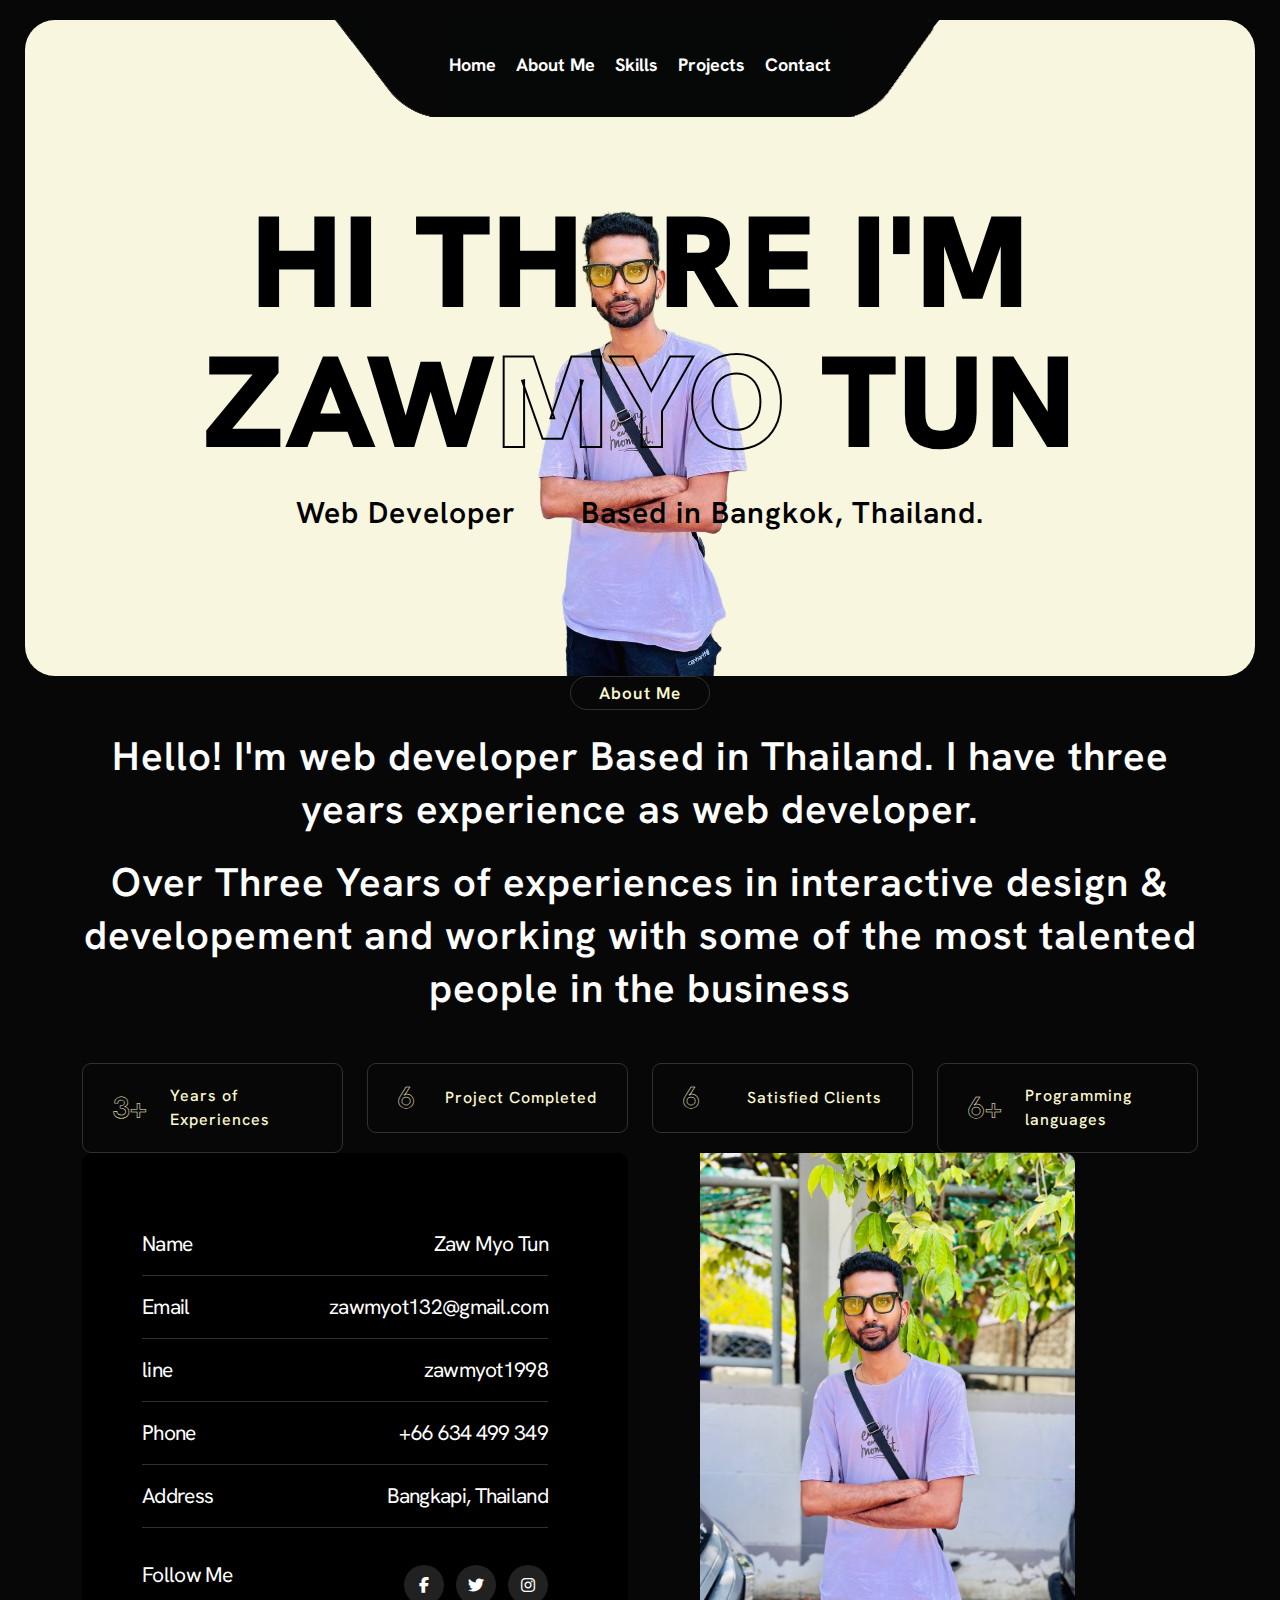
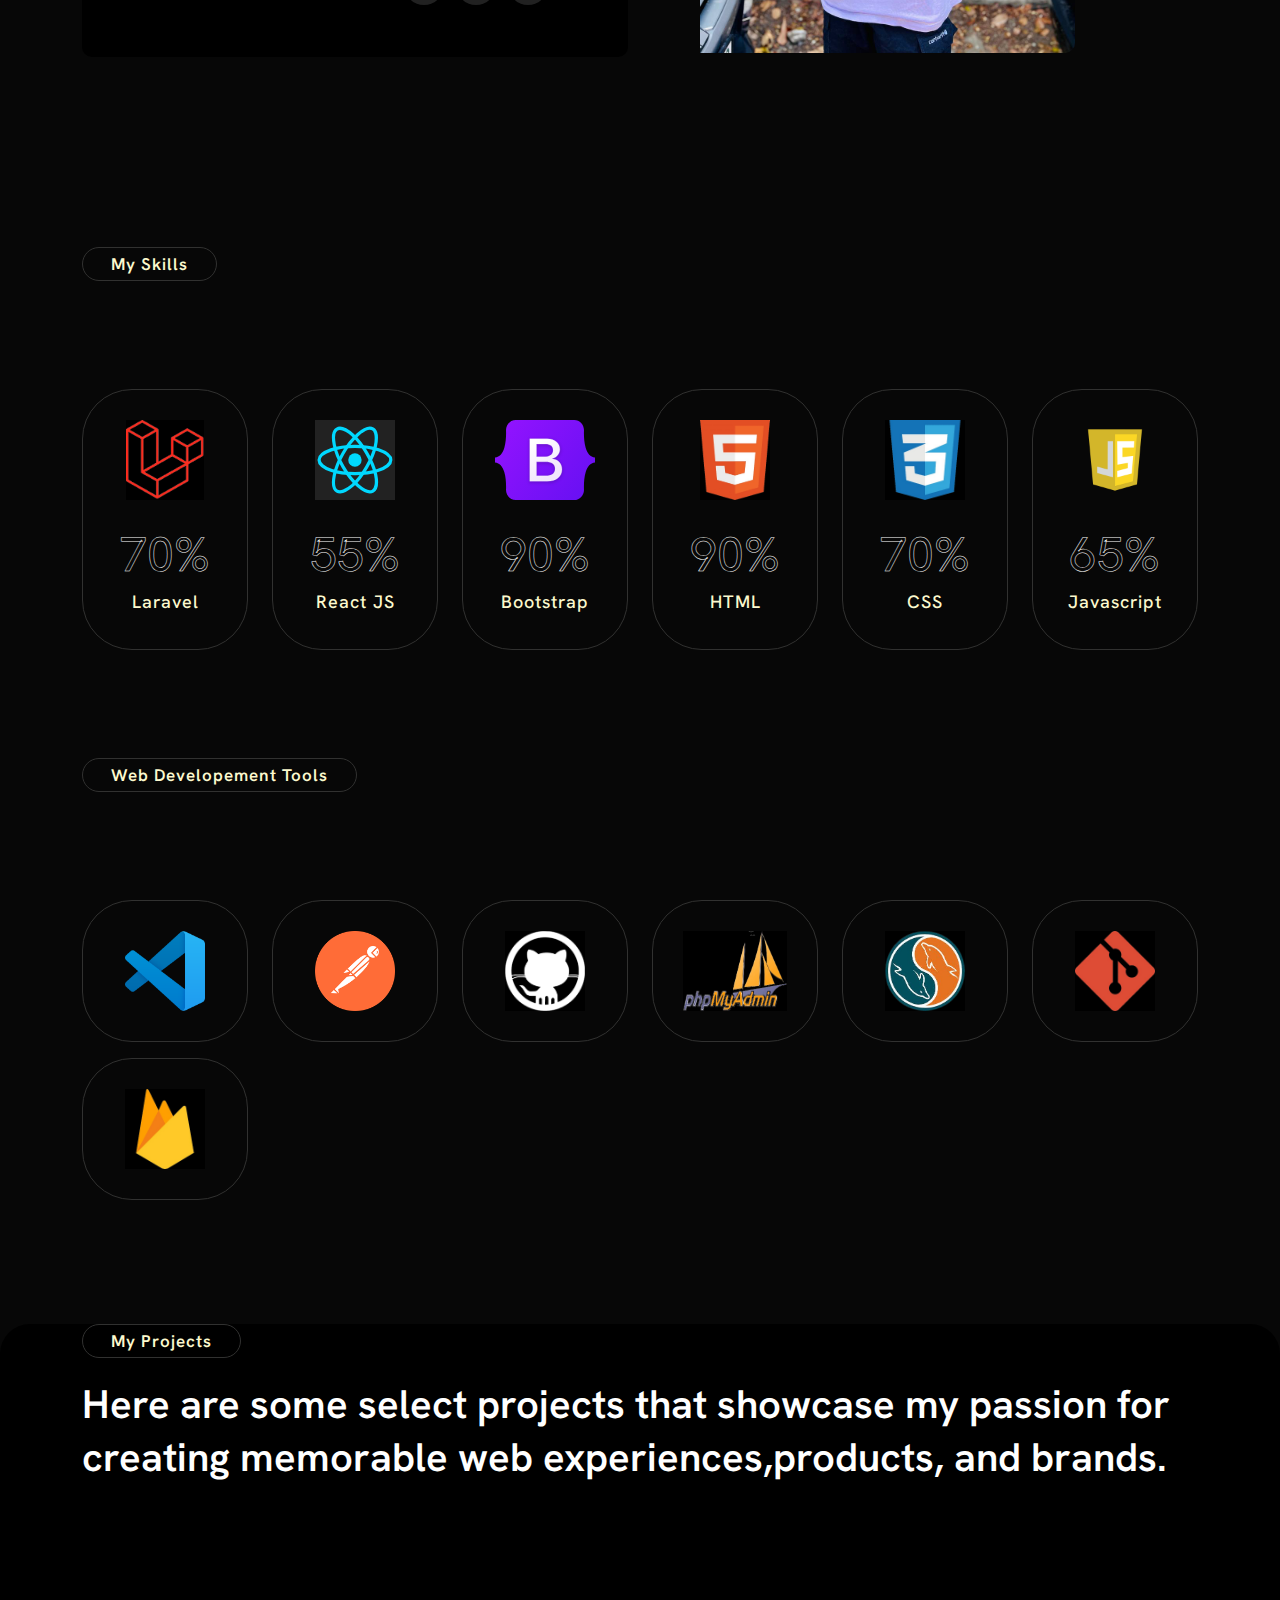
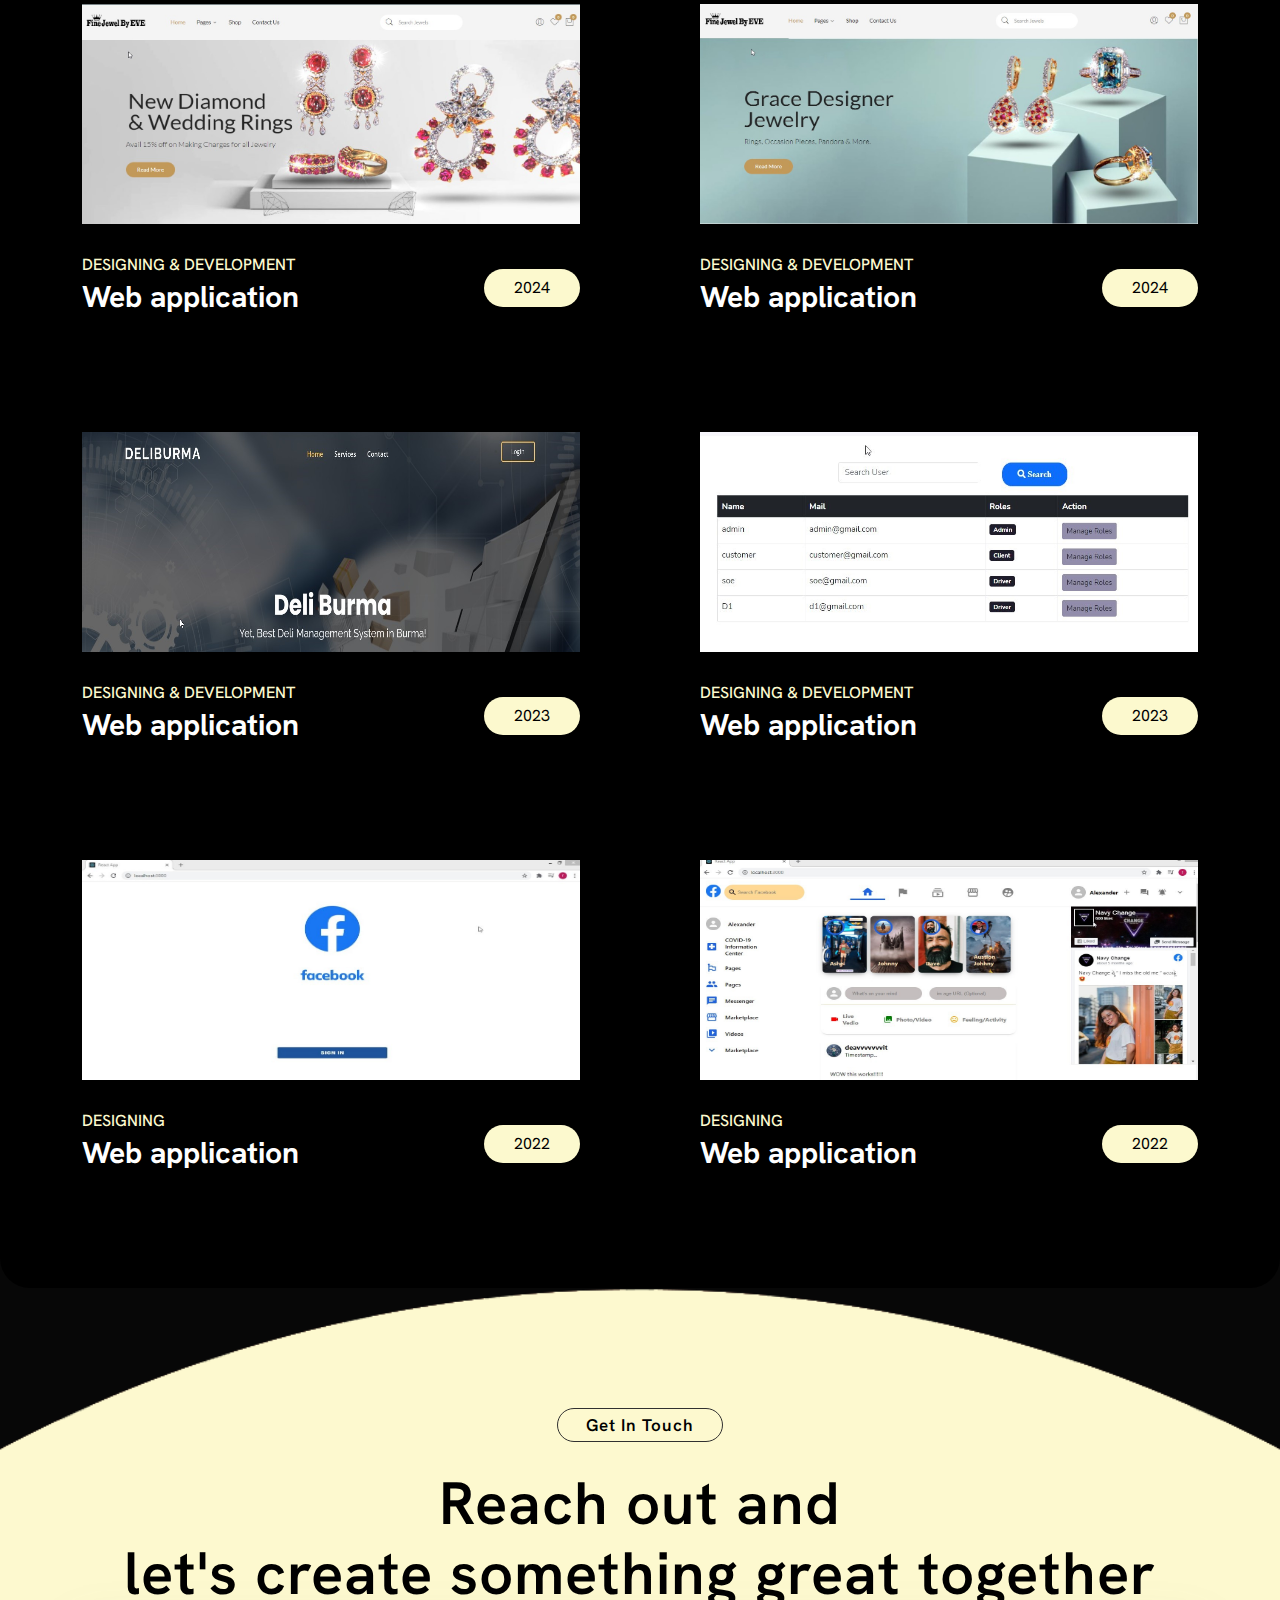
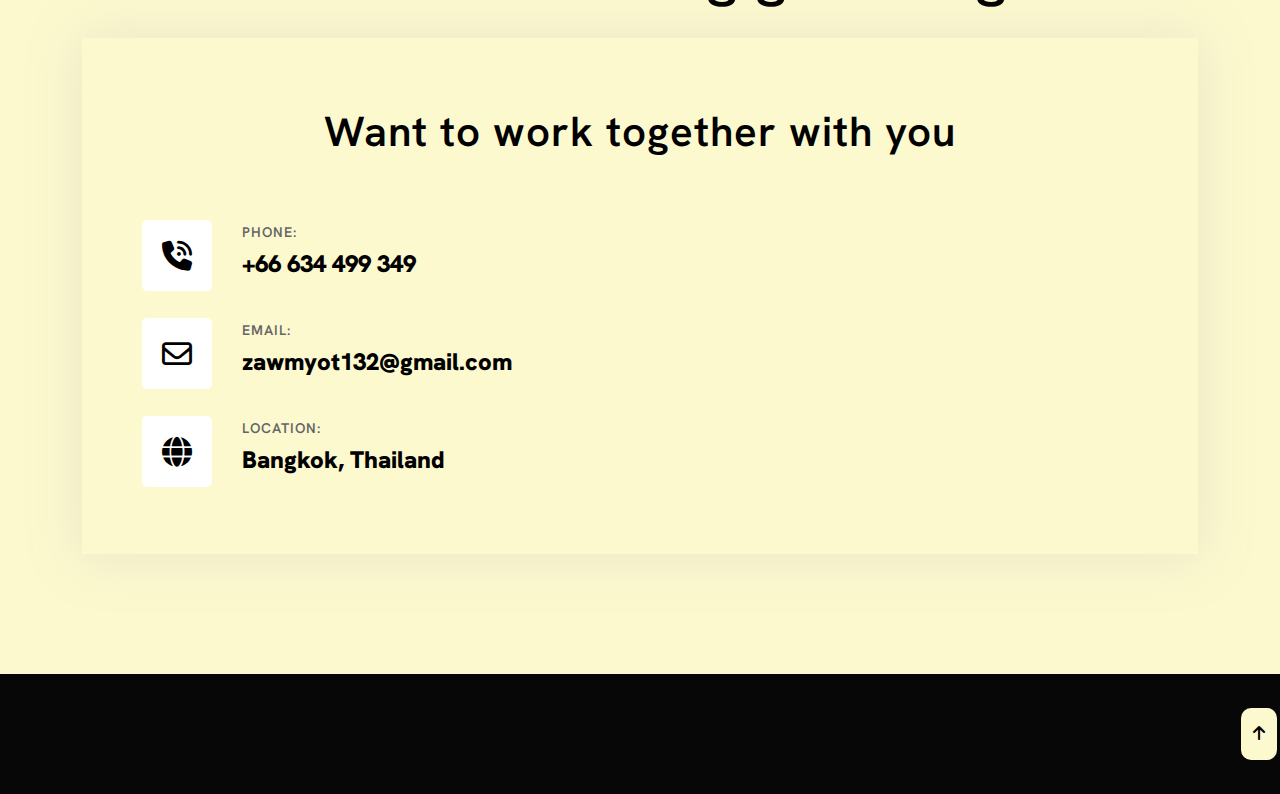
<file: index.html>
<!DOCTYPE html>
<html lang="en">
    
<!-- Mirrored from demo.greyhoundbd.net/rizwan/theme/onepage.html by HTTrack Website Copier/3.x [XR&CO'2014], Fri, 10 May 2024 13:20:12 GMT -->
<head>
        <meta charset="UTF-8" />
        <meta http-equiv="X-UA-Compatible" content="IE=edge" />
        <meta name="viewport" content="width=device-width, initial-scale=1.0" />
        <meta name="description" content="Zaw Myo Tun - Personal Portfolio">
        <meta name="author" content="Greyhound-Tech-Solutions">
        <!-- =============== PAGE TITLE =============== -->
        <title>Zaw Myo Tun - Personal Portfolio</title>
        <!-- ============= FAVICON ICON ============= -->
        <link rel="shortcut icon" href="assets/img/zz.jpg"/>
        <!-- ============= CSS ============= -->
        <!-- BOOTSTRAP -->
        <link rel="stylesheet" href="assets/css/vendors/bootstrap.min.css" />
        <!-- ANIMATE -->
        <link rel="stylesheet" href="assets/css/vendors/animate.min.css" />
        <!-- FONT AWESOME -->
        <link rel="stylesheet" href="assets/css/vendors/all.min.css">
        <!-- CUBE PORTFOLIO -->
        <link rel="stylesheet" type="text/css" href="assets/css/vendors/cubeportfolio.min.css">
        <!-- SWIPER -->
        <link rel="stylesheet" href="assets/css/vendors/swiper.css" />
         <!--OWL -->
        <link rel="stylesheet" href="assets/css/vendors/owl.carousel.min.css" />
        <link rel="stylesheet" href="assets/css/vendors/owl.theme.default.min.css" />
        <!-- MAGNIFIC POPUP -->
        <link rel="stylesheet" href="assets/css/vendors/magnific-popup.css" type="text/css" />
        <!-- MAIN STYLE -->
        <link rel="stylesheet" href="assets/css/style.css" />
    </head>
    <!-- ============= BODY ============= -->
    <body id="body" data-spy="scroll" data-target=".one-page-header">
        
        <!-- ============= WRAPPER ============= -->
        <div class="wrapper">
   
            <!-- Cursor -->
	<div class="cursor"></div>
	<div class="cursor-follower"></div>
	<!-- Cursor End -->

            <!-- =============START HEADER ============= -->
            <header class="header-main-block header-style sticky-header">
                <div class="container">
                    <div class="cd-header-block">
                        <nav id="navigation" class="navigation">

                           
                            <!-- Contact Are -->
                    
                            <!-- Contact Are -->
                            
                                <!-- Main Menus Wrapper -->
                            <div class="nav-menus-wrapper">
                                <img class="header-menu-bg" src="assets/img/menuleft.png" alt="Before">
                                <button type="button" class="close-nav">
                                <i class="fa-regular fa-circle-xmark"></i>
                            </button>
                                <ul class="nav-menu nav-menu-centered" id="mobile-menu">
                                    <li class="page-scroll"><a href="#body">Home</a></li>
                                    <li class="page-scroll"><a href="#about">About Me</a></li>
                                    <li class="page-scroll"><a href="#skills">Skills</a></li>
                                    <li class="page-scroll"><a href="#portfolio">Projects</a></li>
                                 
                                    <li class="page-scroll"><a href="#contact">Contact</a></li>
                                  
                                </ul>
                                <img class="header-menu-bg" src="assets/img/menuright.png" alt="After">
                             <!-- Main Menus Wrapper -->
                            </div>
                        </nav>
                    </div>
                </div>
            </header>
            <!-- ============= END HEADER ========== -->


            <!-- ============= START BANNER BLOCK ============= -->
            <section class="banner-block clearfix" id="top">
                <div class="full-width-block">
                    <div class="container">
                        <div class="banner-block-content">
                            <div class="row align-items-center">
                                <div class="col col-xl-1 col-lg-1 col-md-1 col-12 order-md-1 order-2">
                                       
                                    </div>
                                <div class="col col-xl-10 col-lg-10 col-md-10 col-12 order-md-2 order-1 banner-center">
                                    <div class="banner-image"><img src="assets/img/logos/photo.png" alt="" /></div>
                                    <div class="banner-content">
                                        <h1>HI T<span class="back-text">HER</span>E I'M <br>ZAW<span class="fornt-text">MYO</span> TUN</h1>
                                    </div>
                                    <div class="banner-sub-content ">
                                     <div class="d-flex justify-content-lg-between align-items-center">
                                        <h3 class="text-left">Web Developer</h3>
                                        <h3 class="text-right">Based in Bangkok, Thailand.</h3>
                                    </div>
                                   </div>
                                </div>
                                <div class="col col-xl-1 col-lg-1 col-md-1 col-12 order-md-3 order-3">
                                   
                                </div>


                            </div>
                        </div>
                    </div>
                </div>
            </section>
            <!-- ============= END BANNER BLOCK ============= -->

            
                
          

            <!-- ============= START ABOUT BLOCK ============= -->
            <section class="about-block home-main-contant-style-2" id="about">
                <div class="full-width-about-block">
                    <div class="container">
                        <div class="section-title">
                            <h2 class="section-heading">About Me</h2>
                            <div class="about-content">
                                <h1>Hello! I'm web developer Based in Thailand. 
                                    I have three years experience as web developer. </h1>
                                    <div class="about-content pb-5">
                                        <h1>Over Three Years of experiences in interactive design & developement 
                         and working with some of the most talented people in the business</h1>
                                    </div>
            
                            </div>
                        </div>
                    </div>
                </div>
            </section>
            <!-- ============= END ABOUT BLOCK ============= -->




            <!--============= START COUNTER=============-->
            <section class="home-main-contant-style-5">
                <div class="container">
                    <div class="home-counter-block">
                        <div class="row">
                            <div class="col-xl-3 col-lg-3 col-md-6 col-sm-6">
                                <div class="single-count counter-item d-flex justify-content-lg-between align-items-center">
                                    <div class="counter-text"><span class="count">3</span>+</div>
                                    <h4>Years of Experiences</h4>
                                </div>
                            </div>
                            <div class="col-xl-3 col-lg-3 col-md-6 col-sm-6">
                                <div class="single-count counter-item counter-item d-flex justify-content-lg-between align-items-center">
                                    <div class="counter-text"><span class="count">6</span></div>
                                    <h4>Project Completed</h4>
                                </div>
                            </div>

                            <div class="col-xl-3 col-lg-3 col-md-6 col-sm-6">
                                <div class="single-count counter-item  counter-item d-flex justify-content-lg-between align-items-center">
                                    <div class="counter-text"><span class="count">6</span></div>
                                    <h4>Satisfied Clients</h4>
                                </div>
                            </div>
                            <div class="col-xl-3 col-lg-3 col-md-6 col-sm-6">
                                <div class="single-count counter-item counter-last-block  counter-item d-flex justify-content-lg-between align-items-center">
                                    <div class="counter-text"><span class="count">6</span>+</div>
                                    <h4>Programming languages</h4>
                                </div>
                            </div>
                        </div>       
                    </div>
                </div>
            </section>
            <!--============= END COUNTER =============-->



            <!--============= START INFORMATION=============-->
            <section class="home-main-contant-style-6">
                <div class="container">
                    <div class="home-about-content-block">
                        <div class="row">
                            <div class="col-xl-6 col-lg-12 col-md-12 col-sm-12">
                                <div class="about-left-content">
                                    <ul>
                                        <li class="d-flex align-items-center justify-content-between">
                                            <div class="about-list-content-left">
                                                <h5>Name</h5>
                                            </div>
                                            <div class="about-list-content-right">
                                                <h5>Zaw Myo Tun</h5>
                                            </div> 
                                        </li>
                                        <li class="d-flex align-items-center justify-content-between">
                                            <div class="about-list-content-left">
                                                <h5>Email</h5>
                                            </div>
                                            <div class="about-list-content-right">
                                                <h5>zawmyot132@gmail.com</h5>
                                            </div> 
                                        </li>
                                        <li class="d-flex align-items-center justify-content-between">
                                            <div class="about-list-content-left">
                                                <h5>line</h5>
                                            </div>
                                            <div class="about-list-content-right">
                                                <h5>zawmyot1998</h5>
                                            </div> 
                                        </li>
                                        <li class="d-flex align-items-center justify-content-between">
                                            <div class="about-list-content-left">
                                                <h5>Phone</h5>
                                            </div>
                                            <div class="about-list-content-right">
                                                <h5>+66 634 499 349
                                                </h5>
                                            </div> 
                                        </li>
                                        <li class="d-flex align-items-center justify-content-between">
                                            <div class="about-list-content-left">
                                                <h5>Address</h5>
                                            </div>
                                            <div class="about-list-content-right">
                                                <h5>Bangkapi, Thailand</h5>
                                            </div> 
                                        </li>
                                        <li class="d-flex align-items-center justify-content-between">
                                            <div class="about-list-content-left">
                                                <h5>Follow Me</h5>
                                            </div>
                                            <div class="about-list-content-right social-icon-list">
                                                <ul>
                                                    <li><a href="https://www.facebook.com/zawmyo.tun.338/"><i class="fa-brands fa-facebook-f"></i></a></li>
                                                    <li><a href="https://twitter.com/Zawmyot50145972"><i class="fa-brands fa-twitter"></i></a></li>
                                                    <li><a href="https://www.instagram.com/zaw_myo_tun_98/"> <i class="fa-brands fa-instagram"></i></a></li>
                                                </ul>
                                            </div> 
                                        </li>
                                    </ul>
                                </div>
                            </div>
                            <div class="col-xl-6 col-lg-12 col-md-12 col-sm-12">
                                <div class="about-right-content">
                                    <img class="border-radius-10 ps-5"  src="assets/img/logos/photo1.png" height="500px" alt="about me" />
                                </div>
                            </div>
                        </div>       
                    </div>
                </div>
            </section>
            <!--============= END INFORMATION =============-->

        
    
            <!-- ============= START SKILLS BLOCK ============= -->
            <section class="skills-block home-main-contant-style-2" id="skills">
                <div class="container">
                    <div class="section-title">
                        <h2 class="section-heading">My Skills </h2>
                                            </div>
                    <div class="skills-block-content">
                    <div class="row">
                        <div class="col-xl-2 col-lg-2 col-md-4 col-sm-6 text-center">
                            <div class="skills-list">
                                <div class="skills-icon"><img src="assets/img/skills/5.png" height="80px"  alt="skills" /></div>
                                <div class="skills-percentage">70%</div>
                                <h4 class="skills-title">Laravel</h4>
                            </div>  
                        </div>
                        <div class="col-xl-2 col-lg-2 col-md-4 col-sm-6 text-center">
                            <div class="skills-list">
                                <div class="skills-icon"><img src="assets/img/skills/3.svg" height="80px" alt="skills" /></div>
                                <div class="skills-percentage">55%</div>
                                <h4 class="skills-title">React JS</h4>
                            </div>  
                        </div>
                        <div class="col-xl-2 col-lg-2 col-md-4 col-sm-6 text-center">
                            <div class="skills-list">
                                <div class="skills-icon"><img src="assets/img/skills/2.svg" height="80px" alt="skills" /></div>
                                <div class="skills-percentage">90%</div>
                                <h4 class="skills-title">Bootstrap</h4>
                            </div>  
                        </div>

                      

                        <div class="col-xl-2 col-lg-2 col-md-4 col-sm-6 text-center">
                            <div class="skills-list">
                                <div class="skills-icon"><img src="assets/img/skills/6.png"  height="80px" alt="skills" /></div>
                                <div class="skills-percentage">90%</div>
                                <h4 class="skills-title">HTML </h4>
                            </div>  
                        </div>

                        <div class="col-xl-2 col-lg-2 col-md-4 col-sm-6 text-center">
                            <div class="skills-list"> 
                                <div class="skills-icon"><img src="assets/img/skills/7.png"   height="80px" alt="skills" /></div>
                                <div class="skills-percentage">70%</div>
                                <h4 class="skills-title">CSS</h4>
                            </div>  
                        </div>

                        <div class="col-xl-2 col-lg-2 col-md-4 col-sm-6 text-center">
                            <div class="skills-list">
                                <div class="skills-icon"><img src="assets/img/skills/9.webp" height="80px" alt="skills" /></div>
                                <div class="skills-percentage">65%</div>
                                <h4 class="skills-title">Javascript</h4>
                            </div>  
                        </div>      
                        
                    </div>
                    </div>
                    </div>
            </section>
            <!-- ============= END SKILLS BLOCK ============= -->
            <section class="skills-block home-main-contant-style-2">
                <div class="container">
                    <div class="section-title">
                        <h2 class="section-heading">Web Developement Tools</h2>
                       
                    </div>
                    <div class="skills-block-content">
                    <div class="row">
                        <div class="col-xl-2 col-lg-2 col-md-4 col-sm-6 text-center">
                            <div class="skills-list">
                                <div class="skills-icon"><img src="assets/img/skills/11.png" height="80px"  alt="skills" /></div>
                               
                            </div>  
                        </div>
                        <div class="col-xl-2 col-lg-2 col-md-4 col-sm-6 text-center">
                            <div class="skills-list">
                                <div class="skills-icon"><img src="assets/img/skills/12.png" height="80px" alt="skills" /></div>
                               
                            </div>  
                        </div>
                        <div class="col-xl-2 col-lg-2 col-md-4 col-sm-6 text-center">
                            <div class="skills-list">
                                <div class="skills-icon"><img src="assets/img/skills/13.png"  height="80px" alt="skills" /></div>
                             
                            </div>  
                        </div>

                      

                        <div class="col-xl-2 col-lg-2 col-md-4 col-sm-6 text-center">
                            <div class="skills-list">
                                <div class="skills-icon"><img src="assets/img/skills/phpmyadmin.png"  height="80px" alt="skills" /></div>
                                
                            </div>  
                        </div>

                        <div class="col-xl-2 col-lg-2 col-md-4 col-sm-6 text-center">
                            <div class="skills-list"> 
                                <div class="skills-icon"><img src="assets/img/skills/mysql.png"   height="80px" alt="skills" /></div>
                              
                            </div>  
                        </div>

                        <div class="col-xl-2 col-lg-2 col-md-4 col-sm-6 text-center">
                            <div class="skills-list">
                                <div class="skills-icon"><img src="assets/img/skills/git.png" height="80px" alt="skills" /></div>
                               
                            </div>  
                        </div>
                        <div class="col-xl-2 col-lg-2 col-md-4 col-sm-6 text-center py-3">
                            <div class="skills-list">
                                <div class="skills-icon"><img src="assets/img/skills/firebase2.png" height="80px" alt="skills" /></div>
                               
                            </div>  
                        </div>
                       
                    </div>
                    </div>
                    </div>
            </section>



            <!-- ============= START PORTFOLIO BLOCK ============= -->
            <section class="portfolio-block home-main-contant-style-2" id="portfolio">
                <div class="container">
                    <div class="section-title">
                        <h2 class="section-heading">My Projects</h2>
                         <div class="about-content">
                             <h1>  Here are some select projects that showcase my passion 
for creating memorable web experiences,products, and brands.</h1>
                        </div>
                    </div>
                    <div class="home-main-contant-style">
                    <div id="js-grid-lightbox-gallery" class="cbp">
                        <div class="cbp-item graphic">
                              <a href="assets/js/vendors/cubeportfolio/ajax-lightbox-gallery/project1.html" class="cbp-caption cbp-singlePageInline" data-title="World Clock Widget<br>by Paul Flavius Nechita" rel="nofollow">
                <div class="cbp-caption-defaultWrap">
                    <img src="assets/img/projects/Screenshot01.jpg" alt="">
                </div>
                            <div class="cbp-1-title-bg d-flex align-items-center justify-content-between">
                                <div class="cbp-footer-title">
                                    <div class="cbp-l-grid-projects-desc">Designing & Development</div>
                                    <div class="cbp-l-grid-projects-title">Web application</div>
                                </div>
                                <div class="cbp-footer-year">
                                    <span>2024</span>
                                </div>      
                            </div>
                                   </a>
                        </div>
                        <div class="cbp-item web-design logos identity graphic">
            <a href="assets/js/vendors/cubeportfolio/ajax-lightbox-gallery/project2.html" class="cbp-caption cbp-singlePageInline" data-title="Bolt UI<br>by Tiberiu Neamu" rel="nofollow">
                <div class="cbp-caption-defaultWrap">
                    <img src="assets/img/projects/Screenshot02.jpg" alt="">
                </div>
                 <div class="cbp-1-title-bg d-flex align-items-center justify-content-between">
                                <div class="cbp-footer-title">
                                    <div class="cbp-l-grid-projects-desc">Designing & Development</div>
                                    <div class="cbp-l-grid-projects-title">Web application</div>
                                </div>
                                <div class="cbp-footer-year">
                                    <span>2024</span>
                                </div>      
                            </div>
            </a>
        </div>
    
       
        <div class="cbp-item motion print logos web-design">
            <a href="assets/js/vendors/cubeportfolio/ajax-lightbox-gallery/project6.html" class="cbp-caption cbp-singlePageInline" data-title="Remind~Me Widget<br>by Tiberiu Neamu" rel="nofollow">
                <div class="cbp-caption-defaultWrap">
                    <img src="assets/img/projects/deliburma.jpg" alt="">
                </div>
                 <div class="cbp-1-title-bg d-flex align-items-center justify-content-between">
                                <div class="cbp-footer-title">
                                    <div class="cbp-l-grid-projects-desc">Designing & Development</div>
                                    <div class="cbp-l-grid-projects-title">Web application</div>
                                </div>
                                <div class="cbp-footer-year">
                                    <span>2023</span>
                                </div>      
                            </div>
            </a>
        </div>
        <div class="cbp-item motion print logos web-design">
            <a href="assets/js/vendors/cubeportfolio/ajax-lightbox-gallery/project6.html" class="cbp-caption cbp-singlePageInline" data-title="Remind~Me Widget<br>by Tiberiu Neamu" rel="nofollow">
                <div class="cbp-caption-defaultWrap">
                    <img src="assets/img/projects/deliburma 2.jpg" alt="">
                </div>
                 <div class="cbp-1-title-bg d-flex align-items-center justify-content-between">
                                <div class="cbp-footer-title">
                                    <div class="cbp-l-grid-projects-desc">Designing & Development </div>
                                    <div class="cbp-l-grid-projects-title">Web application </div>
                                </div>
                                <div class="cbp-footer-year">
                                    <span>2023</span>
                                </div>      
                            </div>
            </a>
        </div>
        <div class="cbp-item web-design motion logos">
            <a href="assets/js/vendors/cubeportfolio/ajax-lightbox-gallery/project4.html" class="cbp-caption cbp-singlePageInline" data-title="iDevices<br>by Tiberiu Neamu" rel="nofollow">
                <div class="cbp-caption-defaultWrap">
                    <img src="assets/img/projects/facebook_clone  (1).jpg" alt="">
                </div>
                 <div class="cbp-1-title-bg d-flex align-items-center justify-content-between">
                                <div class="cbp-footer-title">
                                    <div class="cbp-l-grid-projects-desc">Designing</div>
                                    <div class="cbp-l-grid-projects-title">Web application</div>
                                </div>
                                <div class="cbp-footer-year">
                                    <span>2022</span>
                                </div>      
                            </div>
            </a>
        </div>
        <div class="cbp-item identity graphic print">
            <a href="assets/js/vendors/cubeportfolio/ajax-lightbox-gallery/project5.html" class="cbp-caption cbp-singlePageInline" data-title="Seemple* Music for iPad<br>by Tiberiu Neamu" rel="nofollow">
                <div class="cbp-caption-defaultWrap">
                    <img src="assets/img/projects/facebook_clone2.jpg" alt="">
                </div>
                 <div class="cbp-1-title-bg d-flex align-items-center justify-content-between">
                                <div class="cbp-footer-title">
                                    <div class="cbp-l-grid-projects-desc">Designing </div>
                                    <div class="cbp-l-grid-projects-title">Web application</div>
                                </div>
                                <div class="cbp-footer-year">
                                    <span>2022</span>
                                </div>      
                            </div>
            </a>
        </div>
        
                    </div>
                        
                    
                </div>
                </div>

            </section>
            <!-- ============= END PORTFOLIO BLOCK ============= -->


            <!-- ============= FOOTER ============= -->
            <footer id="contact">
                <div class="footer-wrapper footer-bg-block" style="background-image: url('assets/img/footer-bg.png')" >
                <div class="container">
                    <div class="section-title text-center">
                        <h2 class="section-heading">Get In Touch</h2>
                        <div class="text-center">
                            <h1>Reach out and <br>
                                let's create something great together </h1>
                        </div>
                        <div class="contact-block-style">
                                    <div class="row">
                                        <div class="col-lg-12 col-md-12">
                                            <div class="main-title-block style-2">
                                                <h1 class="main-title">Want to work together with you</h1>
                                            </div>
                                            <div class="contact-info-block mb30">
                                                 <div class="cell-number-block contact-info">
                                                    <i class="fa-solid fa-phone-volume"></i>
                                                    <h6>PHONE:</h6>
                                                    <p><strong>+66 634 499 349</strong></p>
                                                </div>
                                                <div class="email-block contact-info">
                                                    <i class="far fa-envelope"></i>
                                                    <h6>EMAIL:</h6>
                                                    <p><strong>zawmyot132@gmail.com</strong></p>
                                                </div>
                                                <div class="address-block contact-info">
                                                    <i class="fas fa-globe"></i>
                                                    <h6>LOCATION:</h6>
                                                    <p><strong>Bangkok, Thailand</strong></p>
                                                </div>
                                                
                                               

                                            </div>
                                        </div>
                                        
                                        </div>
                                    </div>
                        </div>

                </div>
            </div>
                          
                  <div class="copyright">
                    <div class="container">
                        <div class="copy-content d-flex align-items-center justify-content-between">
                            
                            <a class="copy-s-top scrollUp" href="#top"><i class="fa-solid fa-arrow-up"></i></a>
                        </div>
                    </div>
                </div>
            </footer>
            <!-- =============END FOOTER ============= -->


        </div>
        <!-- =============END WRAPPER ========== -->

        <!-- ============= VENDORS JS ============= -->
        <!-- Jquery -->
        <script src="assets/js/vendors/jquery.min.js"></script>
         <!-- Bootstrap -->
        <script src="assets/js/vendors/bootstrap.min.js"></script>
                <!--validate -->
        <script type="text/javascript" src="assets/contact-form/jquery.validate.min.js"></script>
        <!--contact -->
        <script type="text/javascript" src="assets/contact-form/contact.js"></script>
         <!-- swiper -->
        <script src="assets/js/vendors/swiper.js"></script>
         <!-- waypoints -->
        <script src="assets/js/vendors/jquery.waypoints.min.js"></script>
                    <!-- counterup -->
        <script src="assets/js/vendors/jquery.counterup.min.js"></script>
         <!--Owl Carousel -->
        <script src="assets/js/vendors/owl.carousel.min.js"></script>
         <!-- Gsap -->
        <script type="text/javascript" src="assets/js/vendors/gsap.min.js"></script>
        <!-- Wow Animation -->
        <script  type="text/javascript" src="assets/js/vendors/wow.min.js"></script>
                <!-- magnific -->
        <script type="text/javascript" src="assets/js/vendors/jquery.magnific-popup.min.js"></script>
        <!-- CUBE PORTFOLIO -->
        <script type="text/javascript" src="assets/js/vendors/jquery.cubeportfolio.min.js"></script>

        
                <!-- CUBE PORTFOLIO -->
        <script type="text/javascript" src="assets/js/vendors/cubeportfolio/ajax-lightbox-gallery.js"></script>
                   <!-- CUBE PORTFOLIO -->
        <script type="text/javascript" src="assets/js/vendors/cubeportfolio/portfolio-full-width.js"></script>
        <!-- ============= MAIN JS ============= -->
        <script src="assets/js/active.js"></script>
    </body>
    <!-- =============END BODY ============= -->

<!-- Mirrored from demo.greyhoundbd.net/rizwan/theme/onepage.html by HTTrack Website Copier/3.x [XR&CO'2014], Fri, 10 May 2024 13:20:34 GMT -->
</html>
<!-- =============END HTML ============= -->
</file>
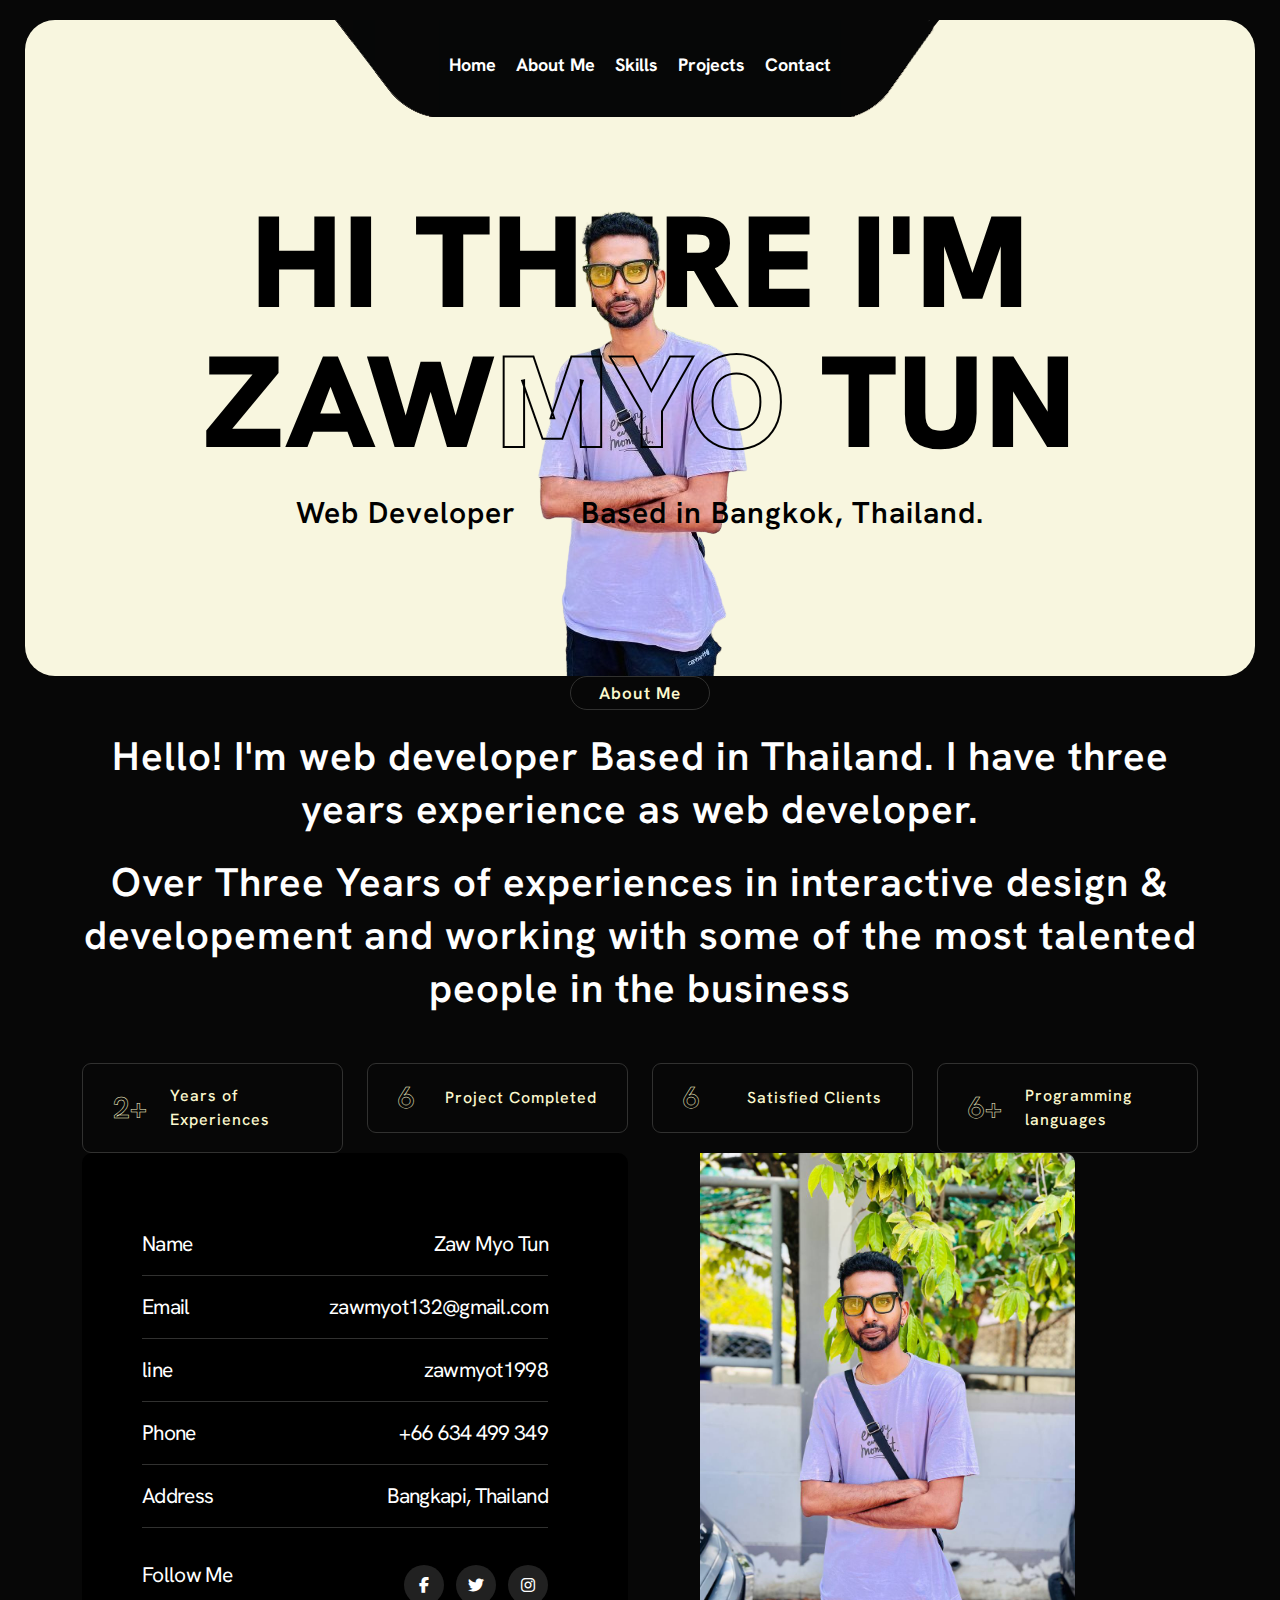
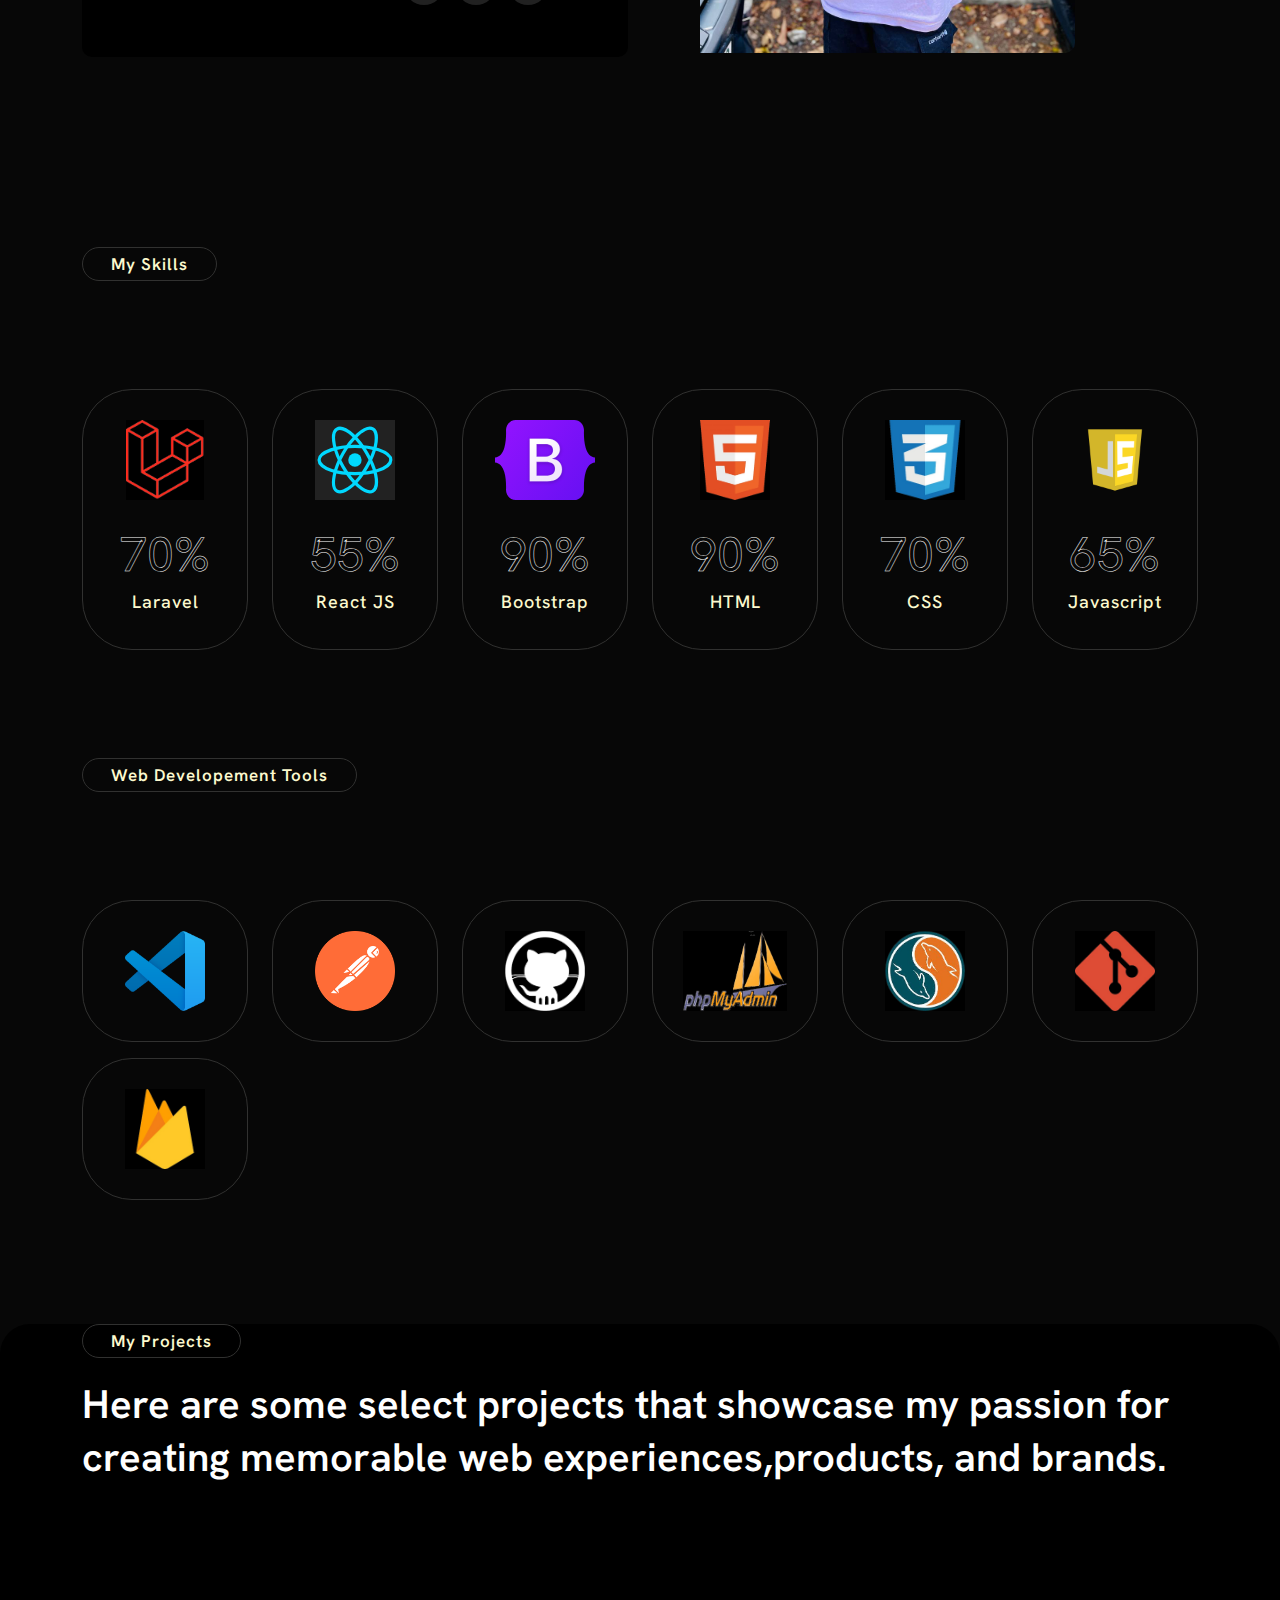
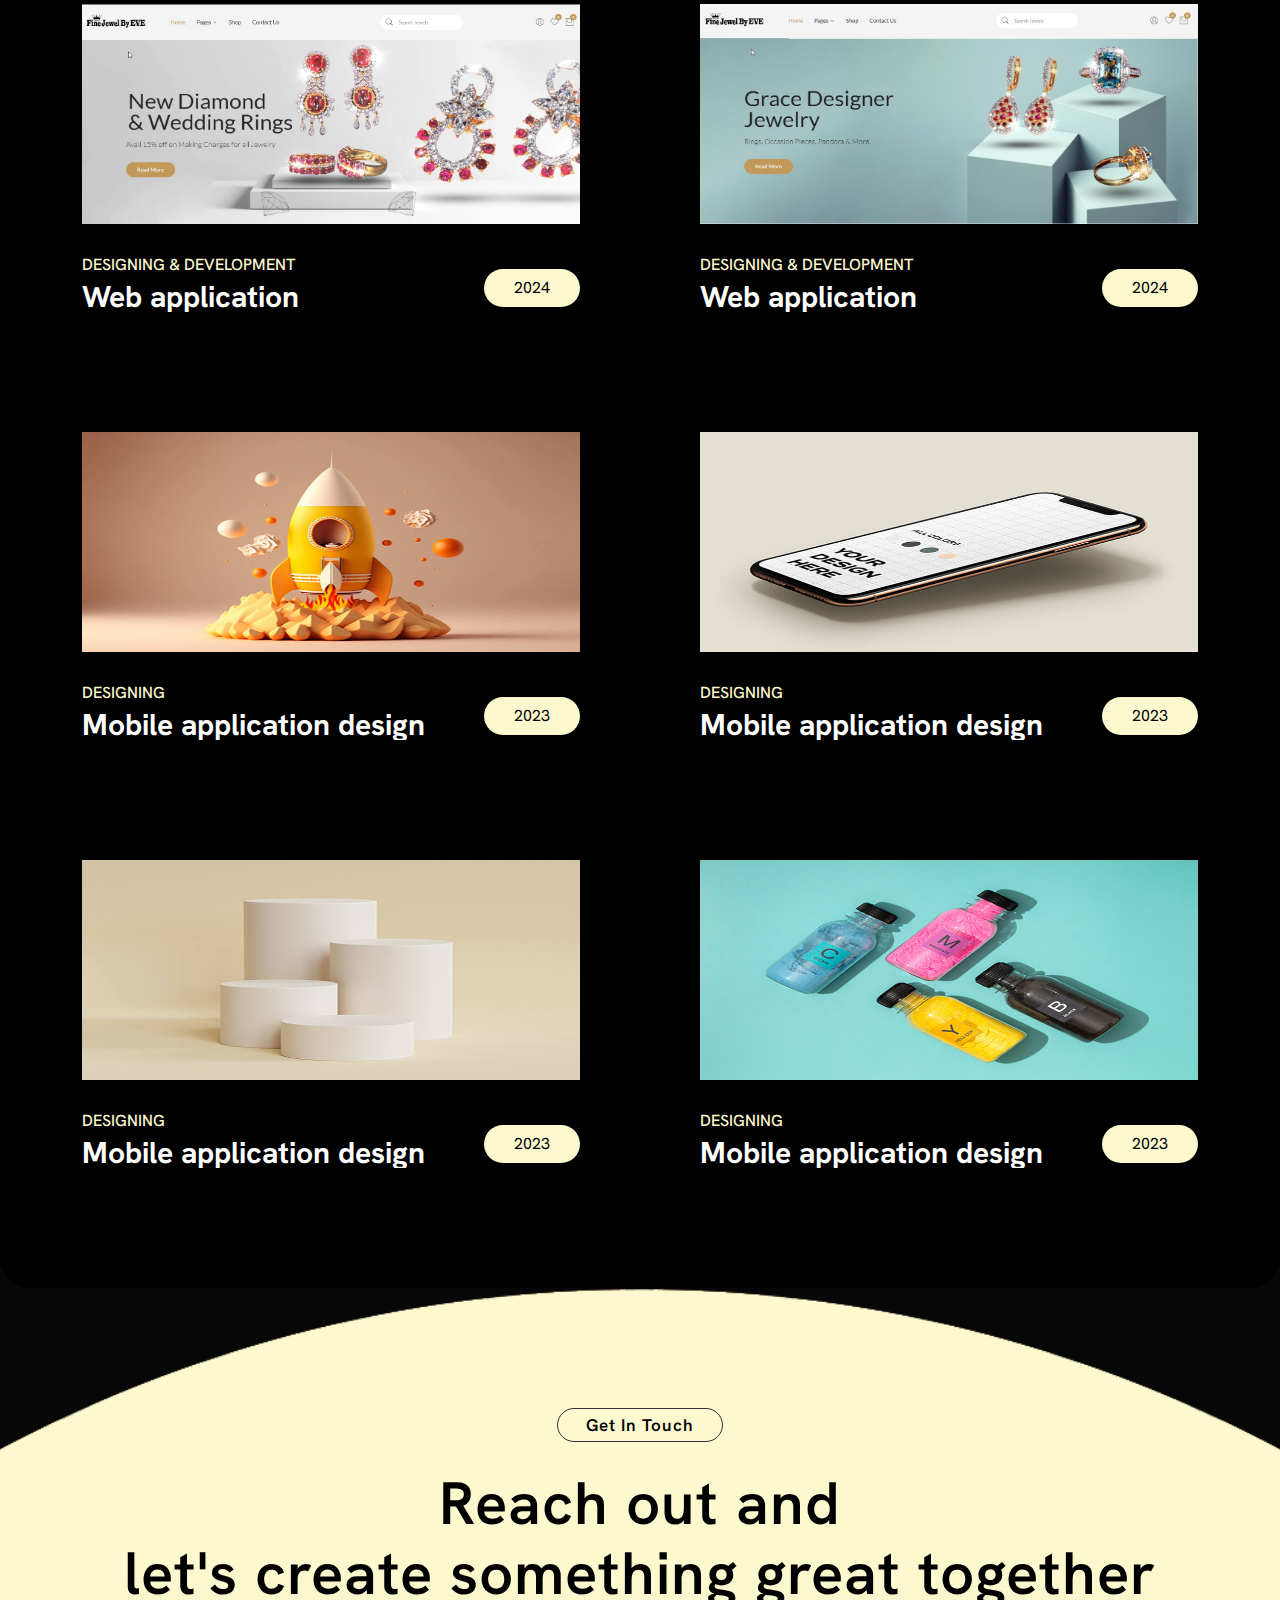
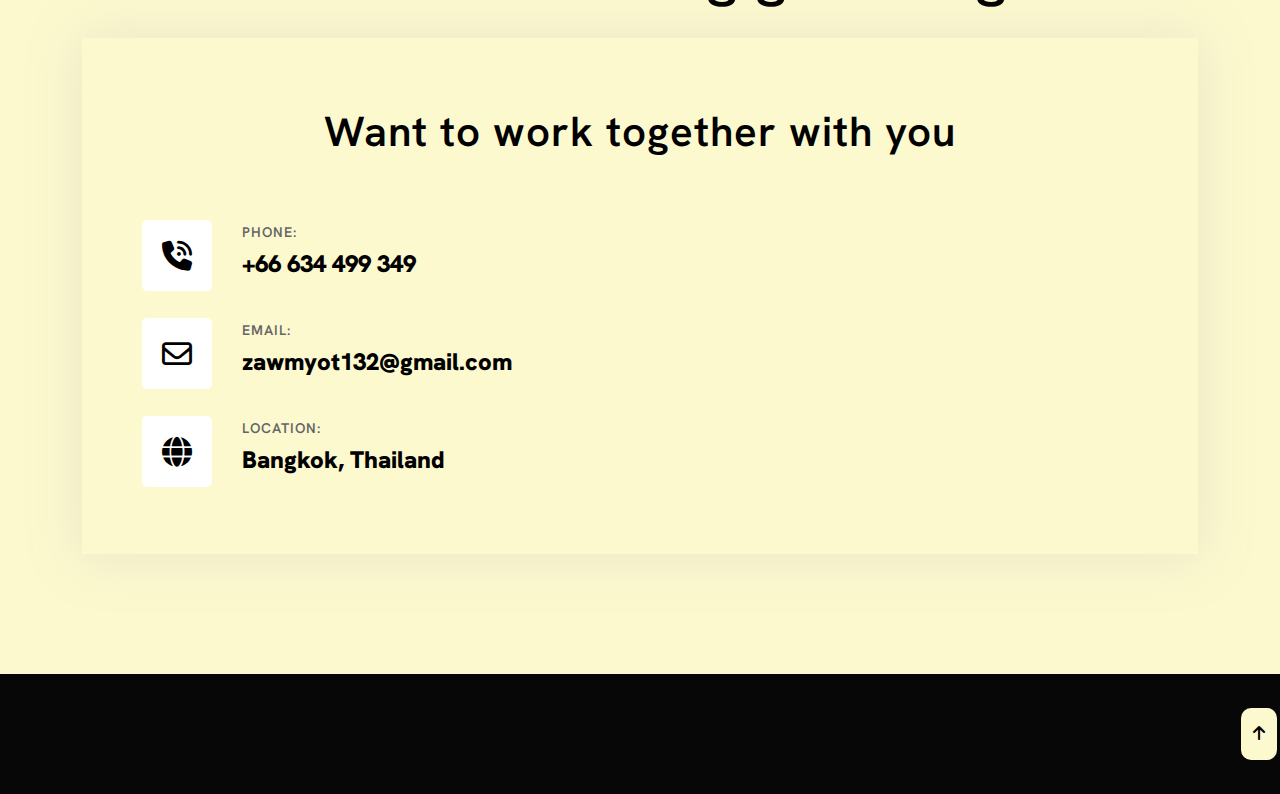
<file: onepage.html>
<!DOCTYPE html>
<html lang="en">
    
<!-- Mirrored from demo.greyhoundbd.net/rizwan/theme/onepage.html by HTTrack Website Copier/3.x [XR&CO'2014], Fri, 10 May 2024 13:20:12 GMT -->
<head>
        <meta charset="UTF-8" />
        <meta http-equiv="X-UA-Compatible" content="IE=edge" />
        <meta name="viewport" content="width=device-width, initial-scale=1.0" />
        <meta name="description" content="Zaw Myo Tun - Personal Portfolio">
        <meta name="author" content="Greyhound-Tech-Solutions">
        <!-- =============== PAGE TITLE =============== -->
        <title>Zaw Myo Tun - Personal Portfolio</title>
        <!-- ============= FAVICON ICON ============= -->
        <link rel="shortcut icon" href="assets/img/zz.jpg"/>
        <!-- ============= CSS ============= -->
        <!-- BOOTSTRAP -->
        <link rel="stylesheet" href="assets/css/vendors/bootstrap.min.css" />
        <!-- ANIMATE -->
        <link rel="stylesheet" href="assets/css/vendors/animate.min.css" />
        <!-- FONT AWESOME -->
        <link rel="stylesheet" href="assets/css/vendors/all.min.css">
        <!-- CUBE PORTFOLIO -->
        <link rel="stylesheet" type="text/css" href="assets/css/vendors/cubeportfolio.min.css">
        <!-- SWIPER -->
        <link rel="stylesheet" href="assets/css/vendors/swiper.css" />
         <!--OWL -->
        <link rel="stylesheet" href="assets/css/vendors/owl.carousel.min.css" />
        <link rel="stylesheet" href="assets/css/vendors/owl.theme.default.min.css" />
        <!-- MAGNIFIC POPUP -->
        <link rel="stylesheet" href="assets/css/vendors/magnific-popup.css" type="text/css" />
        <!-- MAIN STYLE -->
        <link rel="stylesheet" href="assets/css/style.css" />
    </head>
    <!-- ============= BODY ============= -->
    <body id="body" data-spy="scroll" data-target=".one-page-header">
        
        <!-- ============= WRAPPER ============= -->
        <div class="wrapper">
   
            <!-- Cursor -->
	<div class="cursor"></div>
	<div class="cursor-follower"></div>
	<!-- Cursor End -->

            <!-- =============START HEADER ============= -->
            <header class="header-main-block header-style sticky-header">
                <div class="container">
                    <div class="cd-header-block">
                        <nav id="navigation" class="navigation">

                           
                            <!-- Contact Are -->
                    
                            <!-- Contact Are -->
                            
                                <!-- Main Menus Wrapper -->
                            <div class="nav-menus-wrapper">
                                <img class="header-menu-bg" src="assets/img/menuleft.png" alt="Before">
                                <button type="button" class="close-nav">
                                <i class="fa-regular fa-circle-xmark"></i>
                            </button>
                                <ul class="nav-menu nav-menu-centered" id="mobile-menu">
                                    <li class="page-scroll"><a href="#body">Home</a></li>
                                    <li class="page-scroll"><a href="#about">About Me</a></li>
                                    <li class="page-scroll"><a href="#skills">Skills</a></li>
                                    <li class="page-scroll"><a href="#portfolio">Projects</a></li>
                                 
                                    <li class="page-scroll"><a href="#contact">Contact</a></li>
                                  
                                </ul>
                                <img class="header-menu-bg" src="assets/img/menuright.png" alt="After">
                             <!-- Main Menus Wrapper -->
                            </div>
                        </nav>
                    </div>
                </div>
            </header>
            <!-- ============= END HEADER ========== -->


            <!-- ============= START BANNER BLOCK ============= -->
            <section class="banner-block clearfix" id="top">
                <div class="full-width-block">
                    <div class="container">
                        <div class="banner-block-content">
                            <div class="row align-items-center">
                                <div class="col col-xl-1 col-lg-1 col-md-1 col-12 order-md-1 order-2">
                                       
                                    </div>
                                <div class="col col-xl-10 col-lg-10 col-md-10 col-12 order-md-2 order-1 banner-center">
                                    <div class="banner-image"><img src="assets/img/logos/photo.png" alt="" /></div>
                                    <div class="banner-content">
                                        <h1>HI T<span class="back-text">HER</span>E I'M <br>ZAW<span class="fornt-text">MYO</span> TUN</h1>
                                    </div>
                                    <div class="banner-sub-content ">
                                     <div class="d-flex justify-content-lg-between align-items-center">
                                        <h3 class="text-left">Web Developer</h3>
                                        <h3 class="text-right">Based in Bangkok, Thailand.</h3>
                                    </div>
                                   </div>
                                </div>
                                <div class="col col-xl-1 col-lg-1 col-md-1 col-12 order-md-3 order-3">
                                   
                                </div>


                            </div>
                        </div>
                    </div>
                </div>
            </section>
            <!-- ============= END BANNER BLOCK ============= -->

            
                
          

            <!-- ============= START ABOUT BLOCK ============= -->
            <section class="about-block home-main-contant-style-2" id="about">
                <div class="full-width-about-block">
                    <div class="container">
                        <div class="section-title">
                            <h2 class="section-heading">About Me</h2>
                            <div class="about-content">
                                <h1>Hello! I'm web developer Based in Thailand. 
                                    I have three years experience as web developer. </h1>
                                    <div class="about-content pb-5">
                                        <h1>Over Three Years of experiences in interactive design & developement 
                         and working with some of the most talented people in the business</h1>
                                    </div>
            
                            </div>
                        </div>
                    </div>
                </div>
            </section>
            <!-- ============= END ABOUT BLOCK ============= -->




            <!--============= START COUNTER=============-->
            <section class="home-main-contant-style-5">
                <div class="container">
                    <div class="home-counter-block">
                        <div class="row">
                            <div class="col-xl-3 col-lg-3 col-md-6 col-sm-6">
                                <div class="single-count counter-item d-flex justify-content-lg-between align-items-center">
                                    <div class="counter-text"><span class="count">2</span>+</div>
                                    <h4>Years of Experiences</h4>
                                </div>
                            </div>
                            <div class="col-xl-3 col-lg-3 col-md-6 col-sm-6">
                                <div class="single-count counter-item counter-item d-flex justify-content-lg-between align-items-center">
                                    <div class="counter-text"><span class="count">6</span></div>
                                    <h4>Project Completed</h4>
                                </div>
                            </div>

                            <div class="col-xl-3 col-lg-3 col-md-6 col-sm-6">
                                <div class="single-count counter-item  counter-item d-flex justify-content-lg-between align-items-center">
                                    <div class="counter-text"><span class="count">6</span></div>
                                    <h4>Satisfied Clients</h4>
                                </div>
                            </div>
                            <div class="col-xl-3 col-lg-3 col-md-6 col-sm-6">
                                <div class="single-count counter-item counter-last-block  counter-item d-flex justify-content-lg-between align-items-center">
                                    <div class="counter-text"><span class="count">6</span>+</div>
                                    <h4>Programming languages</h4>
                                </div>
                            </div>
                        </div>       
                    </div>
                </div>
            </section>
            <!--============= END COUNTER =============-->



            <!--============= START INFORMATION=============-->
            <section class="home-main-contant-style-6">
                <div class="container">
                    <div class="home-about-content-block">
                        <div class="row">
                            <div class="col-xl-6 col-lg-12 col-md-12 col-sm-12">
                                <div class="about-left-content">
                                    <ul>
                                        <li class="d-flex align-items-center justify-content-between">
                                            <div class="about-list-content-left">
                                                <h5>Name</h5>
                                            </div>
                                            <div class="about-list-content-right">
                                                <h5>Zaw Myo Tun</h5>
                                            </div> 
                                        </li>
                                        <li class="d-flex align-items-center justify-content-between">
                                            <div class="about-list-content-left">
                                                <h5>Email</h5>
                                            </div>
                                            <div class="about-list-content-right">
                                                <h5>zawmyot132@gmail.com</h5>
                                            </div> 
                                        </li>
                                        <li class="d-flex align-items-center justify-content-between">
                                            <div class="about-list-content-left">
                                                <h5>line</h5>
                                            </div>
                                            <div class="about-list-content-right">
                                                <h5>zawmyot1998</h5>
                                            </div> 
                                        </li>
                                        <li class="d-flex align-items-center justify-content-between">
                                            <div class="about-list-content-left">
                                                <h5>Phone</h5>
                                            </div>
                                            <div class="about-list-content-right">
                                                <h5>+66 634 499 349
                                                </h5>
                                            </div> 
                                        </li>
                                        <li class="d-flex align-items-center justify-content-between">
                                            <div class="about-list-content-left">
                                                <h5>Address</h5>
                                            </div>
                                            <div class="about-list-content-right">
                                                <h5>Bangkapi, Thailand</h5>
                                            </div> 
                                        </li>
                                        <li class="d-flex align-items-center justify-content-between">
                                            <div class="about-list-content-left">
                                                <h5>Follow Me</h5>
                                            </div>
                                            <div class="about-list-content-right social-icon-list">
                                                <ul>
                                                    <li><a href="https://www.facebook.com/zawmyo.tun.338/"><i class="fa-brands fa-facebook-f"></i></a></li>
                                                    <li><a href="https://twitter.com/Zawmyot50145972"><i class="fa-brands fa-twitter"></i></a></li>
                                                    <li><a href="https://www.instagram.com/zaw_myo_tun_98/"> <i class="fa-brands fa-instagram"></i></a></li>
                                                </ul>
                                            </div> 
                                        </li>
                                    </ul>
                                </div>
                            </div>
                            <div class="col-xl-6 col-lg-12 col-md-12 col-sm-12">
                                <div class="about-right-content">
                                    <img class="border-radius-10 ps-5"  src="assets/img/logos/photo1.png" height="500px" alt="about me" />
                                </div>
                            </div>
                        </div>       
                    </div>
                </div>
            </section>
            <!--============= END INFORMATION =============-->

        
    
            <!-- ============= START SKILLS BLOCK ============= -->
            <section class="skills-block home-main-contant-style-2" id="skills">
                <div class="container">
                    <div class="section-title">
                        <h2 class="section-heading">My Skills </h2>
                                            </div>
                    <div class="skills-block-content">
                    <div class="row">
                        <div class="col-xl-2 col-lg-2 col-md-4 col-sm-6 text-center">
                            <div class="skills-list">
                                <div class="skills-icon"><img src="assets/img/skills/5.png" height="80px"  alt="skills" /></div>
                                <div class="skills-percentage">70%</div>
                                <h4 class="skills-title">Laravel</h4>
                            </div>  
                        </div>
                        <div class="col-xl-2 col-lg-2 col-md-4 col-sm-6 text-center">
                            <div class="skills-list">
                                <div class="skills-icon"><img src="assets/img/skills/3.svg" height="80px" alt="skills" /></div>
                                <div class="skills-percentage">55%</div>
                                <h4 class="skills-title">React JS</h4>
                            </div>  
                        </div>
                        <div class="col-xl-2 col-lg-2 col-md-4 col-sm-6 text-center">
                            <div class="skills-list">
                                <div class="skills-icon"><img src="assets/img/skills/2.svg" height="80px" alt="skills" /></div>
                                <div class="skills-percentage">90%</div>
                                <h4 class="skills-title">Bootstrap</h4>
                            </div>  
                        </div>

                      

                        <div class="col-xl-2 col-lg-2 col-md-4 col-sm-6 text-center">
                            <div class="skills-list">
                                <div class="skills-icon"><img src="assets/img/skills/6.png"  height="80px" alt="skills" /></div>
                                <div class="skills-percentage">90%</div>
                                <h4 class="skills-title">HTML </h4>
                            </div>  
                        </div>

                        <div class="col-xl-2 col-lg-2 col-md-4 col-sm-6 text-center">
                            <div class="skills-list"> 
                                <div class="skills-icon"><img src="assets/img/skills/7.png"   height="80px" alt="skills" /></div>
                                <div class="skills-percentage">70%</div>
                                <h4 class="skills-title">CSS</h4>
                            </div>  
                        </div>

                        <div class="col-xl-2 col-lg-2 col-md-4 col-sm-6 text-center">
                            <div class="skills-list">
                                <div class="skills-icon"><img src="assets/img/skills/9.webp" height="80px" alt="skills" /></div>
                                <div class="skills-percentage">65%</div>
                                <h4 class="skills-title">Javascript</h4>
                            </div>  
                        </div>      
                        
                    </div>
                    </div>
                    </div>
            </section>
            <!-- ============= END SKILLS BLOCK ============= -->
            <section class="skills-block home-main-contant-style-2">
                <div class="container">
                    <div class="section-title">
                        <h2 class="section-heading">Web Developement Tools</h2>
                       
                    </div>
                    <div class="skills-block-content">
                    <div class="row">
                        <div class="col-xl-2 col-lg-2 col-md-4 col-sm-6 text-center">
                            <div class="skills-list">
                                <div class="skills-icon"><img src="assets/img/skills/11.png" height="80px"  alt="skills" /></div>
                               
                            </div>  
                        </div>
                        <div class="col-xl-2 col-lg-2 col-md-4 col-sm-6 text-center">
                            <div class="skills-list">
                                <div class="skills-icon"><img src="assets/img/skills/12.png" height="80px" alt="skills" /></div>
                               
                            </div>  
                        </div>
                        <div class="col-xl-2 col-lg-2 col-md-4 col-sm-6 text-center">
                            <div class="skills-list">
                                <div class="skills-icon"><img src="assets/img/skills/13.png"  height="80px" alt="skills" /></div>
                             
                            </div>  
                        </div>

                      

                        <div class="col-xl-2 col-lg-2 col-md-4 col-sm-6 text-center">
                            <div class="skills-list">
                                <div class="skills-icon"><img src="assets/img/skills/phpmyadmin.png"  height="80px" alt="skills" /></div>
                                
                            </div>  
                        </div>

                        <div class="col-xl-2 col-lg-2 col-md-4 col-sm-6 text-center">
                            <div class="skills-list"> 
                                <div class="skills-icon"><img src="assets/img/skills/mysql.png"   height="80px" alt="skills" /></div>
                              
                            </div>  
                        </div>

                        <div class="col-xl-2 col-lg-2 col-md-4 col-sm-6 text-center">
                            <div class="skills-list">
                                <div class="skills-icon"><img src="assets/img/skills/git.png" height="80px" alt="skills" /></div>
                               
                            </div>  
                        </div>
                        <div class="col-xl-2 col-lg-2 col-md-4 col-sm-6 text-center py-3">
                            <div class="skills-list">
                                <div class="skills-icon"><img src="assets/img/skills/firebase2.png" height="80px" alt="skills" /></div>
                               
                            </div>  
                        </div>
                       
                    </div>
                    </div>
                    </div>
            </section>



            <!-- ============= START PORTFOLIO BLOCK ============= -->
            <section class="portfolio-block home-main-contant-style-2" id="portfolio">
                <div class="container">
                    <div class="section-title">
                        <h2 class="section-heading">My Projects</h2>
                         <div class="about-content">
                             <h1>  Here are some select projects that showcase my passion 
for creating memorable web experiences,products, and brands.</h1>
                        </div>
                    </div>
                    <div class="home-main-contant-style">
                    <div id="js-grid-lightbox-gallery" class="cbp">
                        <div class="cbp-item graphic">
                              <a href="assets/js/vendors/cubeportfolio/ajax-lightbox-gallery/project1.html" class="cbp-caption cbp-singlePageInline" data-title="World Clock Widget<br>by Paul Flavius Nechita" rel="nofollow">
                <div class="cbp-caption-defaultWrap">
                    <img src="assets/img/projects/Screenshot01.jpg" alt="">
                </div>
                            <div class="cbp-1-title-bg d-flex align-items-center justify-content-between">
                                <div class="cbp-footer-title">
                                    <div class="cbp-l-grid-projects-desc">Designing & Development</div>
                                    <div class="cbp-l-grid-projects-title">Web application</div>
                                </div>
                                <div class="cbp-footer-year">
                                    <span>2024</span>
                                </div>      
                            </div>
                                   </a>
                        </div>
                        <div class="cbp-item web-design logos identity graphic">
            <a href="assets/js/vendors/cubeportfolio/ajax-lightbox-gallery/project2.html" class="cbp-caption cbp-singlePageInline" data-title="Bolt UI<br>by Tiberiu Neamu" rel="nofollow">
                <div class="cbp-caption-defaultWrap">
                    <img src="assets/img/projects/Screenshot02.jpg" alt="">
                </div>
                 <div class="cbp-1-title-bg d-flex align-items-center justify-content-between">
                                <div class="cbp-footer-title">
                                    <div class="cbp-l-grid-projects-desc">Designing & Development</div>
                                    <div class="cbp-l-grid-projects-title">Web application</div>
                                </div>
                                <div class="cbp-footer-year">
                                    <span>2024</span>
                                </div>      
                            </div>
            </a>
        </div>
        <div class="cbp-item graphic print identity">
            <a href="assets/js/vendors/cubeportfolio/ajax-lightbox-gallery/project3.html" class="cbp-caption cbp-singlePageInline" data-title="WhereTO App<br>by Tiberiu Neamu" rel="nofollow">
                <div class="cbp-caption-defaultWrap">
                    <img src="assets/img/portfolio/3.jpg" alt="">
                </div>
                 <div class="cbp-1-title-bg d-flex align-items-center justify-content-between">
                                <div class="cbp-footer-title">
                                    <div class="cbp-l-grid-projects-desc">Designing</div>
                                    <div class="cbp-l-grid-projects-title">Mobile application design</div>
                                </div>
                                <div class="cbp-footer-year">
                                    <span>2023</span>
                                </div>      
                            </div>
            </a>
        </div>
        <div class="cbp-item web-design motion logos">
            <a href="assets/js/vendors/cubeportfolio/ajax-lightbox-gallery/project4.html" class="cbp-caption cbp-singlePageInline" data-title="iDevices<br>by Tiberiu Neamu" rel="nofollow">
                <div class="cbp-caption-defaultWrap">
                    <img src="assets/img/portfolio/4.jpg" alt="">
                </div>
                 <div class="cbp-1-title-bg d-flex align-items-center justify-content-between">
                                <div class="cbp-footer-title">
                                    <div class="cbp-l-grid-projects-desc">Designing</div>
                                    <div class="cbp-l-grid-projects-title">Mobile application design</div>
                                </div>
                                <div class="cbp-footer-year">
                                    <span>2023</span>
                                </div>      
                            </div>
            </a>
        </div>
        <div class="cbp-item identity graphic print">
            <a href="assets/js/vendors/cubeportfolio/ajax-lightbox-gallery/project5.html" class="cbp-caption cbp-singlePageInline" data-title="Seemple* Music for iPad<br>by Tiberiu Neamu" rel="nofollow">
                <div class="cbp-caption-defaultWrap">
                    <img src="assets/img/portfolio/5.jpg" alt="">
                </div>
                 <div class="cbp-1-title-bg d-flex align-items-center justify-content-between">
                                <div class="cbp-footer-title">
                                    <div class="cbp-l-grid-projects-desc">Designing</div>
                                    <div class="cbp-l-grid-projects-title">Mobile application design</div>
                                </div>
                                <div class="cbp-footer-year">
                                    <span>2023</span>
                                </div>      
                            </div>
            </a>
        </div>
        <div class="cbp-item motion print logos web-design">
            <a href="assets/js/vendors/cubeportfolio/ajax-lightbox-gallery/project6.html" class="cbp-caption cbp-singlePageInline" data-title="Remind~Me Widget<br>by Tiberiu Neamu" rel="nofollow">
                <div class="cbp-caption-defaultWrap">
                    <img src="assets/img/portfolio/6.jpg" alt="">
                </div>
                 <div class="cbp-1-title-bg d-flex align-items-center justify-content-between">
                                <div class="cbp-footer-title">
                                    <div class="cbp-l-grid-projects-desc">Designing</div>
                                    <div class="cbp-l-grid-projects-title">Mobile application design</div>
                                </div>
                                <div class="cbp-footer-year">
                                    <span>2023</span>
                                </div>      
                            </div>
            </a>
        </div>
                    </div>
                        
                    
                </div>
                </div>

            </section>
            <!-- ============= END PORTFOLIO BLOCK ============= -->


            <!-- ============= FOOTER ============= -->
            <footer id="contact">
                <div class="footer-wrapper footer-bg-block" style="background-image: url('assets/img/footer-bg.png')" >
                <div class="container">
                    <div class="section-title text-center">
                        <h2 class="section-heading">Get In Touch</h2>
                        <div class="text-center">
                            <h1>Reach out and <br>
                                let's create something great together </h1>
                        </div>
                        <div class="contact-block-style">
                                    <div class="row">
                                        <div class="col-lg-12 col-md-12">
                                            <div class="main-title-block style-2">
                                                <h1 class="main-title">Want to work together with you</h1>
                                            </div>
                                            <div class="contact-info-block mb30">
                                                 <div class="cell-number-block contact-info">
                                                    <i class="fa-solid fa-phone-volume"></i>
                                                    <h6>PHONE:</h6>
                                                    <p><strong>+66 634 499 349</strong></p>
                                                </div>
                                                <div class="email-block contact-info">
                                                    <i class="far fa-envelope"></i>
                                                    <h6>EMAIL:</h6>
                                                    <p><strong>zawmyot132@gmail.com</strong></p>
                                                </div>
                                                <div class="address-block contact-info">
                                                    <i class="fas fa-globe"></i>
                                                    <h6>LOCATION:</h6>
                                                    <p><strong>Bangkok, Thailand</strong></p>
                                                </div>
                                                
                                               

                                            </div>
                                        </div>
                                        
                                        </div>
                                    </div>
                        </div>

                </div>
            </div>
                          
                  <div class="copyright">
                    <div class="container">
                        <div class="copy-content d-flex align-items-center justify-content-between">
                            
                            <a class="copy-s-top scrollUp" href="#top"><i class="fa-solid fa-arrow-up"></i></a>
                        </div>
                    </div>
                </div>
            </footer>
            <!-- =============END FOOTER ============= -->


        </div>
        <!-- =============END WRAPPER ========== -->

        <!-- ============= VENDORS JS ============= -->
        <!-- Jquery -->
        <script src="assets/js/vendors/jquery.min.js"></script>
         <!-- Bootstrap -->
        <script src="assets/js/vendors/bootstrap.min.js"></script>
                <!--validate -->
        <script type="text/javascript" src="assets/contact-form/jquery.validate.min.js"></script>
        <!--contact -->
        <script type="text/javascript" src="assets/contact-form/contact.js"></script>
         <!-- swiper -->
        <script src="assets/js/vendors/swiper.js"></script>
         <!-- waypoints -->
        <script src="assets/js/vendors/jquery.waypoints.min.js"></script>
                    <!-- counterup -->
        <script src="assets/js/vendors/jquery.counterup.min.js"></script>
         <!--Owl Carousel -->
        <script src="assets/js/vendors/owl.carousel.min.js"></script>
         <!-- Gsap -->
        <script type="text/javascript" src="assets/js/vendors/gsap.min.js"></script>
        <!-- Wow Animation -->
        <script  type="text/javascript" src="assets/js/vendors/wow.min.js"></script>
                <!-- magnific -->
        <script type="text/javascript" src="assets/js/vendors/jquery.magnific-popup.min.js"></script>
        <!-- CUBE PORTFOLIO -->
        <script type="text/javascript" src="assets/js/vendors/jquery.cubeportfolio.min.js"></script>

        
                <!-- CUBE PORTFOLIO -->
        <script type="text/javascript" src="assets/js/vendors/cubeportfolio/ajax-lightbox-gallery.js"></script>
                   <!-- CUBE PORTFOLIO -->
        <script type="text/javascript" src="assets/js/vendors/cubeportfolio/portfolio-full-width.js"></script>
        <!-- ============= MAIN JS ============= -->
        <script src="assets/js/active.js"></script>
    </body>
    <!-- =============END BODY ============= -->

<!-- Mirrored from demo.greyhoundbd.net/rizwan/theme/onepage.html by HTTrack Website Copier/3.x [XR&CO'2014], Fri, 10 May 2024 13:20:34 GMT -->
</html>
<!-- =============END HTML ============= -->
</file>
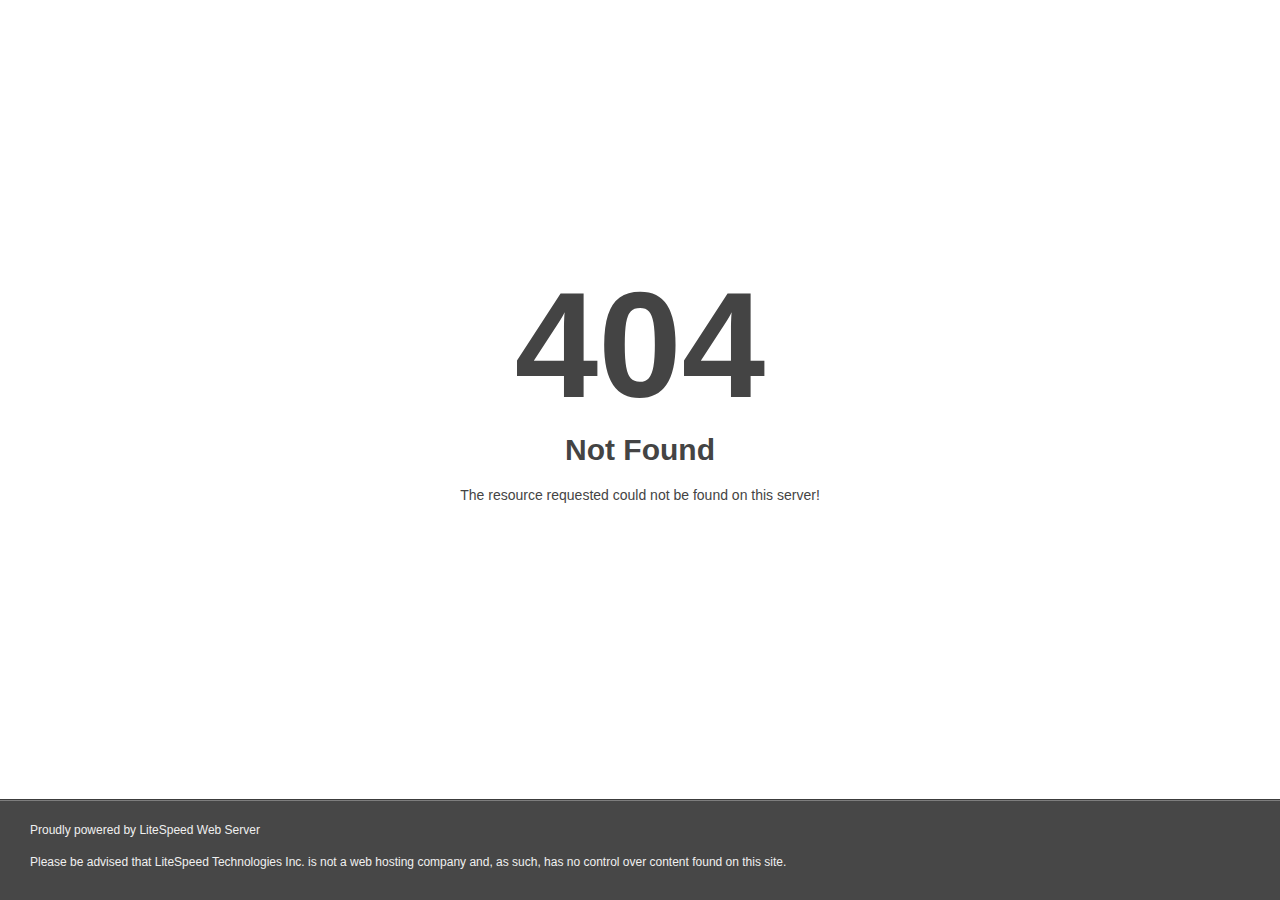
<file: assets/css/vendors/owl.video.play.html>
<!DOCTYPE html>
<html style="height:100%">
<head>
<meta name="viewport" content="width=device-width, initial-scale=1, shrink-to-fit=no" />
<title> 404 Not Found
</title><style>@media (prefers-color-scheme:dark){body{background-color:#000!important}}</style></head>
<body style="color: #444; margin:0;font: normal 14px/20px Arial, Helvetica, sans-serif; height:100%; background-color: #fff;">
<div style="height:auto; min-height:100%; ">     <div style="text-align: center; width:800px; margin-left: -400px; position:absolute; top: 30%; left:50%;">
        <h1 style="margin:0; font-size:150px; line-height:150px; font-weight:bold;">404</h1>
<h2 style="margin-top:20px;font-size: 30px;">Not Found
</h2>
<p>The resource requested could not be found on this server!</p>
</div></div><div style="color:#f0f0f0; font-size:12px;margin:auto;padding:0px 30px 0px 30px;position:relative;clear:both;height:100px;margin-top:-101px;background-color:#474747;border-top: 1px solid rgba(0,0,0,0.15);box-shadow: 0 1px 0 rgba(255, 255, 255, 0.3) inset;">
<br>Proudly powered by LiteSpeed Web Server<p>Please be advised that LiteSpeed Technologies Inc. is not a web hosting company and, as such, has no control over content found on this site.</p></div></body></html>
</file>
<file: assets/css/style.css>
@import url(https://fonts.googleapis.com/css2?family=Hanken+Grotesk:ital,wght@0,100..900;1,100..900&amp;display=swap);h1 a,h1:hover a,h2 a,h2:hover a,h3 a,h3:hover a,h4 a,h4:hover a,h5 a,h5:hover a,h6 a,h6:hover a{font-size:inherit;font-weight:inherit;color:inherit}*,hr,html,li,ul{padding:0;margin:0}.bg-center,.bg-contain,.bg-cover{background-position:center}.bg-bottom,.bg-contain,.bg-cover,.bg-left,.bg-right,.bg-top{background-repeat:no-repeat}.bg-overlay,.fix,.video_area_text{position:relative;z-index:1}.equal,.equal>[class*=col-]{display:-webkit-box;display:-ms-flexbox}.overlay.active,body,html{height:100%}.aligncenter,.alignleft,.alignright{margin-bottom:1.5em}.fix,.wrapper{overflow:hidden}body,h1,h2,h3,h4,h5,h6{color:var(--primary-black)}a,body{line-height:28px;font-family:"Hanken Grotesk",sans-serif}a,body,h1,h2,h3,h4,h5,h6{font-family:"Hanken Grotesk",sans-serif}.nav-menu>li>a,a,a:active,a:focus,a:hover{text-decoration:none}.nav-menu,li{list-style:none}.banner-content span.fornt-text,.work-title{-webkit-text-fill-color:transparent;-webkit-text-stroke-width:2px}.nav-menu>li>a,.portfolio-detalis-list ul li p{padding-left:20px}.home-testimonial-block h1 span,.testimonial-icon i,.work-title{-webkit-text-stroke-width:2px}:root{--primary-color:#fcf9ce;--secondary-color:#ffe5e5;--third-color:#666;--primary-bg-color:#060707;--primary-black:#000;--primary-white:#fff;--primary-border:#313130;--secondary-bg-color:#070707;--primary-hover:#00247e}*{-webkit-box-sizing:border-box;box-sizing:border-box}html{scroll-behavior:smooth;width:100%;overflow-y:scroll;overflow-x:hidden}a,article,aside,audio,body,caption,div,figure,footer,h1,h2,h3,h4,h5,h6,header,hgroup,html,img,label,legend,li,mark,nav,ol,option,p,section,span,table,td,th,time,tr,ul,video{margin:0;padding:0;border:0;outline:0}img{max-width:100%}a:active,a:focus,a:hover{outline:0!important;border:0;-webkit-transition:.3s ease-in-out;transition:.3s ease-in-out}input::-moz-focus-inner{border:0;display:none}input::-webkit-focus-inner{border:0;display:none}input:-webkit-autofill,input:-webkit-autofill:focus,input:-webkit-autofill:hover{-webkit-box-shadow:0 0 0 1000px #fff inset!important}input:focus,select:focus,textarea:focus{outline:0}::-webkit-input-placeholder{color:var(--third-color);opacity:1}:-ms-input-placeholder{color:var(--third-color);opacity:1;color:var(--third-color)}::-ms-input-placeholder{color:var(--third-color);opacity:1;color:var(--third-color)}::placeholder{color:var(--third-color);opacity:1}table{border-collapse:collapse}.navigation.nav-menu>li>a,figure,p{margin:0}.banner-block-content,.section-head,a,button,form{position:relative}.form-control:focus{outline:0!important;border:none!important;-webkit-box-shadow:0 0 0;box-shadow:0 0 0}h1 a,h2 a,h3 a,h4 a,h5 a,h6 a{line-height:inherit}hr{border-color:var(--primary-black)}ul{list-style-type:none}li{position:relative}a:focus,a:hover,button:focus,button:hover{outline:0;text-decoration:none}button,input,textarea{border:0}.text-white a,.text-white h1,.text-white h2,.text-white h3,.text-white h4,.text-white h5,.text-white h6,.text-white p,.text-white span{color:var(--primary-white)!important}.bg-cover{background-size:cover;position:relative}.bg-contain{background-size:contain;position:relative}.bg-right{background-position:right}.bg-left{background-position:left}.bg-bottom{background-position:bottom}.bg-top{background-position:top}.lr-9 [class*=col]{padding-left:9px;padding-right:9px}.bg-overlay::before{position:absolute;left:0;content:"";top:0;width:100%;height:100%;opacity:.2;z-index:-1}.shape{position:absolute}.about-left-content ul li:last-child,button,footer#contact .contact-block-style{border:none}.border-radius-10,.nav-toggle:before{border-radius:10px}.equal{display:flex;-ms-flex-wrap:wrap;flex-wrap:wrap}.equal>[class*=col-]{display:flex;-webkit-box-orient:vertical;-webkit-box-direction:normal;-ms-flex-direction:column;flex-direction:column}.overlay{-webkit-transition:.2s ease-in-out;transition:.2s ease-in-out;width:40%;opacity:0;visibility:hidden}.overlay.active{position:fixed;right:0;top:0;width:100%;content:"";background-color:var(--primary-black);z-index:99;opacity:.5;visibility:visible}.cursor-follower.hovered,.cursor.hovered,.nav-button:focus,.nav-button:hover,.sc-brand-section .px-brand img:hover{opacity:1}a img.alignright,img.alignright{float:right;margin:0 0 1em 1em}a img.alignleft,img.alignleft{float:left;margin:0 1em 1em 0}a img.aligncenter,img.aligncenter{display:block;margin-left:auto;margin-right:auto}.alignleft{float:left;margin-right:1.5em}.align-to-right,.alignright{float:right}.alignright{margin-left:1.5em}.aligncenter{clear:both;display:block;margin-left:auto;margin-right:auto}body{font-size:16px;font-weight:400;background-color:var(--secondary-bg-color)}.nav-brand,h1{line-height:70px}.wrapper{position:relative;width:100%}h1,h2,h3,h4,h5,h6{margin:0;font-weight:600;letter-spacing:1px}h1{font-size:60px;letter-spacing:1px}h1.fs-lg{font-size:80px;line-height:115%;letter-spacing:-4px}h2{font-size:36px;line-height:130%}h3{font-size:24px;line-height:36px}h4{font-size:1.25rem;line-height:1.875rem}h5{font-size:1.125rem;line-height:1.88rem}h6{font-size:.875rem;line-height:1.5rem}a{font-weight:400;outline:0!important;font-size:16px;color:var(--primary-white);cursor:pointer}@-webkit-keyframes border-transform{0%,100%{border-radius:63% 37% 54% 46%/55% 48% 52% 45%}14%{border-radius:40% 60% 54% 46%/49% 60% 40% 51%}28%{border-radius:54% 46% 38% 62%/49% 70% 30% 51%}42%{border-radius:61% 39% 55% 45%/61% 38% 62% 39%}56%{border-radius:61% 39% 67% 33%/70% 50% 50% 30%}70%{border-radius:50% 50% 34% 66%/56% 68% 32% 44%}84%{border-radius:46% 54% 50% 50%/35% 61% 39% 65%}}.home-main-contant-style,footer#contact .section-title.text-center{padding:120px 0}.home-main-contant-style-2{padding-top:0px}.home-main-contant-style-3,.pagination-block,.why-with-me{padding-bottom:0px}.home-main-contant-style-4{padding-bottom:60px}.home-main-contant-style-5{padding-top:0px}.home-main-contant-style-6{padding:0px 0 190px}section.skills-block.home-main-contant-style-2{padding-top:0px}.home-main-contant-style-7{padding-top:0px}.border-radius-20{border-radius:20px}.border-radius-30{border-radius:30px}.mb-30,.portfolio-detalis-text p{margin-bottom:30px}@media (min-width:1920px){.banner-block .full-width-block .container,.header-main-block .container{max-width:1630px}}@media (min-width:1400px){.container,.full-width-block.common-page .container{max-width:1350px}}.sticky-header:not(.header-submenu).is-sticky{position:fixed;top:0;left:0;width:100%;background:var(--primary-white);box-shadow:0 1px 5px rgba(0,0,0,.1);z-index:9999;-webkit-transition:.1s;-moz-transition:.1s;-ms-transition:.1s;-o-transition:.1s;transition:.1s;padding-top:0;margin:0;background:#f8f6df}.sticky-header:not(.header-submenu).is-sticky .nav-header,.sticky-header:not(.header-submenu).is-sticky .topbar ul.topbarnav{padding-top:20px}.sticky-header:not(.header-submenu).is-sticky .nav-search-inner input[type=search],.sticky-header:not(.header-submenu).is-sticky .nav-search-inner input[type=text]{line-height:40px!important}.sticky-header:not(.header-submenu).is-sticky .nav-search-close-button{top:6px}.sticky-header:not(.header-submenu).is-sticky .nav-menu>li>a{padding:14px 20px 30px;line-height:50px}.sticky-header:not(.header-submenu).is-sticky .nav-cart,.sticky-header:not(.header-submenu).is-sticky .nav-search,.sticky-header:not(.header-submenu).is-sticky .topbar ul.topbarnav{padding-top:14px}.header-main-block.header-style.transparent-header-style.sticky-header.is-sticky{background:var(--primary-white)}.header-main-block.header-style.transparent-header-style.sticky-header{background:0 0}.sticky-header:not(.header-submenu).is-sticky .topbar ul.topbarnav li ul{top:49px}.blog-small-image,.header-style .nav-header{padding-top:30px}.header-style .nav-menu>li>a{line-height:90px}#scrollUp{background-color:rgba(255,255,255,.7);border-radius:50%;bottom:5%;color:inherit;height:40px;width:40px;position:fixed;right:1%;text-align:center;-webkit-box-shadow:0 0 20px 0 rgba(0,0,0,.15);box-shadow:0 0 20px 0 rgba(0,0,0,.15);-webkit-transition:.3s ease-out;-o-transition:.3s ease-out;transition:.3s ease-out}.footer-contact-btn a:hover,.footer-contact-btn a:hover .sm_svg,.marquee-slider-block .portal-icon,.nav-brand i,.nav-menu>li.active>a,.nav-menu>li.focus>a,.nav-menu>li:hover>a,.portfolio-block .portfolio-contact-btn a .sm_svg,.pricing-wrapper .ultra-card .plan-features .features-item,.service-item:hover .service-btn i,.service-item:hover .service-btn span,footer .footer-wrapper.footer-bg-style2 h1,footer .footer-wrapper.footer-bg-style2 h3.mail-address{color:var(--primary-color)}.nav-menu>li>a{text-transform:capitalize;display:inline-block;font-size:18px;padding-right:20px;-webkit-transition:color .3s,background .3s;transition:color .3s,background .3s;font-weight:700}.cd-header-block.sticky{width:100%;position:fixed;top:0;left:0;background-color:var(--primary-white);z-index:9999;box-shadow:0 5px 30px rgba(0,0,0,.1)}.header-main-block{background-color:transparent;margin-top:20px;position:absolute;z-index:99;width:100%}.cd-header-style2 .nav-brand img{margin:13% 0}.navigation{width:100%;display:table;position:relative;font-family:inherit}.heading-1,.heading-2,.pricing-wrapper .pricing-card .price{font-family:"Hanken Grotesk",sans-serif}.navigation *{box-sizing:border-box;-webkit-tap-highlight-color:transparent}.navigation-fixed{position:fixed;top:0;left:0;z-index:19998}.navigation-hidden{width:0!important;height:0!important;margin:0!important;padding:0!important}.nav-brand,.navigation-portrait .nav-menu.nav-menu-social>li{width:auto}.banner-right .about-list-content-right.social-icon-list,.nav-header{float:left}.navigation-hidden .nav-header,.navigation-hidden .nav-search{display:none}.nav-brand{height:auto;display:inline-block}.nav-brand img{bottom:0;left:0;display:block}.nav-brand:focus,.nav-brand:hover{color:inherit}.navigation-portrait .nav-brand{line-height:48px}.nav-logo>img{height:48px;margin:11px auto;padding:0 15px;float:left}.nav-logo:focus>img{outline:initial}.navigation-portrait .nav-logo>img{height:36px;margin:6px auto 6px 15px;padding:0}.nav-toggle{width:30px;height:30px;padding:6px 2px 0;position:absolute;top:50%;margin-top:-12px;right:0;display:none;cursor:pointer}.nav-toggle:before{content:"";position:absolute;width:24px;height:2px;background-color:var(--primary-black);box-shadow:0 .5em 0 0 var(--primary-black),0 1em 0 0 var(--primary-black)}.navigation-portrait .nav-toggle{display:block!important}.navigation-portrait .nav-menus-wrapper{width:320px;height:100%;top:0;left:-400px;position:fixed;background-color:var(--primary-white);z-index:20000;overflow-y:auto;-webkit-overflow-scrolling:touch;-webkit-transition-duration:.8s;transition-duration:.8s;-webkit-transition-timing-function:ease;transition-timing-function:ease}.navigation-portrait .nav-menus-wrapper.nav-menus-wrapper-right{left:auto;right:-400px}.navigation-portrait .nav-menus-wrapper.nav-menus-wrapper-open{left:0}.navigation-portrait .nav-menus-wrapper.nav-menus-wrapper-right.nav-menus-wrapper-open{left:auto;right:0}.nav-menus-wrapper-close-button{width:30px;height:40px;margin:10px 7px;display:none;float:right;color:inherit;font-size:26px;cursor:pointer}.navigation-portrait .nav-menus-wrapper-close-button{display:block}.nav-menu{margin:0;padding:0;line-height:normal;background:var(--primary-bg-color)}.navigation-portrait .nav-menu{width:100%}.navigation-landscape .nav-menu.nav-menu-centered{float:none;text-align:left}.navigation-landscape .nav-menu.nav-menu-centered>li{float:none}.nav-menu>li{display:inline-block;float:left;text-align:left}.navigation-portrait .nav-menu>li{width:100%;position:relative;border-top:1px solid #f0f0f0}.navigation-portrait .nav-menu>li:last-child{border-bottom:1px solid #f0f0f0}.nav-menu+.nav-menu>li:first-child{border-top:none}.navigation-portrait .nav-menu>li>a{width:100%;height:auto;padding:12px 15px 12px 26px}.nav-menu>li>a>[class*=ion-],.nav-menu>li>a>i{width:18px;height:16px;line-height:16px;-webkit-transform:scale(1.4);-ms-transform:scale(1.4);transform:scale(1.4)}.nav-menu>li>a>[class*=ion-]{width:16px;display:inline-block;-webkit-transform:scale(1.8);-ms-transform:scale(1.8);transform:scale(1.8)}.navigation-portrait .nav-menu.nav-menu-social{width:100%;text-align:center}.nav-menu.nav-menu-social>li{text-align:center;float:none;border:none!important}.nav-menu.nav-menu-social>li>a>[class*=ion-]{font-size:12px}.nav-menu.nav-menu-social>li>a>.fa{font-size:14px}.navigation-portrait .nav-menu.nav-menu-social>li>a{padding:15px}.submenu-indicator{margin-left:5px;margin-top:4px;float:right;-webkit-transition:.3s;transition:.3s}.navigation-portrait .submenu-indicator{width:54px;height:44px;margin-top:0;position:absolute;top:0;right:0;text-align:center;z-index:20000}.submenu-indicator-chevron{height:6px;width:6px;display:flex;border-style:solid;border-width:0 2px 2px 0;border-color:transparent #70798b #70798b transparent;-webkit-transform:rotate(45deg);-ms-transform:rotate(45deg);transform:rotate(45deg);-webkit-transition:border .3s;transition:border .3s;margin:3px 0 0 5px}.nav-overlay-panel,.nav-search>form{display:none;left:0;width:100%;height:100%;top:0}.navigation-portrait .submenu-indicator-chevron{position:absolute;top:18px;left:24px}.nav-menu>.active>a .submenu-indicator-chevron,.nav-menu>.focus>a .submenu-indicator-chevron,.nav-menu>li:hover>a .submenu-indicator-chevron{border-color:transparent var(--primary-color) var(--primary-color) transparent}.navigation-portrait .submenu-indicator.submenu-indicator-up{-webkit-transform:rotate(-180deg);-ms-transform:rotate(-180deg);transform:rotate(-180deg)}.nav-overlay-panel{position:fixed;z-index:19999}.no-scroll{width:100%;height:100%;overflow:hidden}.header-contact{float:right;z-index:99;text-align:right;cursor:pointer;background:var(--secondary-bg-color);padding:15px 32px;color:var(--primary-white);margin-top:20px;border-radius:10px}.copy-social ul li:hover,.header-contact:hover,.swiper-pagination-progressbar .swiper-pagination-progressbar-fill{background:var(--primary-color)}.blog-slider .blog-content .blog-title,.blog-slider .blog-date,.blog-slider .blog-date i,.blog-slider p.blog-desc,.copy-social ul li:hover a,.footer-bg-style2 .sm_svg,.footer-wrapper.footer-bg-style2 .footer-contact-btn a:hover .sm_svg,.header-contact:hover a,.header-contact:hover a .sm_svg,.portfolio-block .portfolio-contact-btn a:hover .sm_svg,.sidrbar-service-list-image .sm_svg,.text-slider-btn .sm_svg,footer.footer-wrapper.footer-bg-style2 .sm_svg{color:var(--primary-black)}.navigation-portrait .nav-search{padding:0 10px;margin-right:55px}.nav-cart{margin-right:0;position:relative}.navigation-portrait .nav-search-button{width:50px;height:50px;line-height:50px;font-size:22px}.nav-search>form{padding:0 auto;position:absolute;background-color:var(--primary-white);z-index:99999}.nav-search-close-button{width:28px;height:28px;display:block;position:absolute;right:0;top:30px;line-height:normal;color:inherit;font-size:20px;cursor:pointer;text-align:center}.button,.nav-button{display:inline-block}.nav-button,.nav-button:focus,.nav-button:hover{color:var(--primary-white);text-decoration:none}.navigation-portrait .nav-search-close-button{top:10px;right:14px}.nav-button{margin:18px 15px 0;padding:8px 14px;font-size:14px;text-align:center;border-radius:4px;-webkit-transition:opacity .3s;transition:opacity .3s}.navigation-portrait .nav-button{width:calc(100% - 52px);margin:17px 26px}.always-btn-show{background-color:transparent;border:none;color:var(--primary-black);cursor:pointer;float:right;font-size:30px;margin-top:20px}.breadcrumb a{font-size:20px;color:var(--primary-black)}.back-to-ovrview a,.page-heading .breadcrumb>a:hover{text-decoration:underline}.delimeter{padding:0 15px;font-size:20px;font-weight:700}.breadcrumb{margin-top:15px;margin-bottom:0}.breadcrumb .current{font-size:20px;font-weight:700}.section-head .heading-bg{font-size:14px;letter-spacing:0;color:var(--primary-color);text-transform:uppercase;border:1px solid var(--primary-color);padding:3px 8px;border-radius:5px;font-weight:600}.section-head .section-title{margin-top:10px;font-size:35px;line-height:44px;color:var(--primary-black);font-weight:600}.about-content h1,.button.button-primary,.heading-2.white,.next:hover a,.prev:hover a,.pricing-wrapper .pricing-card .plan-features .features-item.ultra,.pricing-wrapper .ultra-card .price,.pricing-wrapper .ultra-card .pricing-text,.sidrbar-service-list ul li:hover a,.sidrbar-service-list ul li:hover a i{color:var(--primary-white)}.heading-1{font-size:40px;line-height:33px;color:var(--primary-black);font-weight:700}.heading-2{font-size:30px;line-height:39px;font-weight:500}.about-block .about-content h1{line-height:53px;color:var(--primary-white);font-size:40px;letter-spacing:1px;text-align:center;margin-top:20px}.about-content h1{line-height:53px;font-size:40px;letter-spacing:0;text-align:left;margin-top:20px}.about-block h2.section-heading,h2.section-heading{padding:5px 28px;font-size:17px;color:var(--primary-color);max-width:max-content}.about-block h2.section-heading{border:1px solid var(--primary-border);border-radius:30px;margin:0 auto}h2.section-heading{border:1px solid var(--primary-border);border-radius:30px}.button{font-size:16px;font-weight:700}.button.play-button,.slide-roll,.slide-roll .roll-box{display:-webkit-box;display:-ms-flexbox}.button.button-primary{background-color:var(--primary-color);padding:15px 40px;position:relative;z-index:2;border-radius:5px}.button.button-primary:focus,.button.button-primary:hover{-webkit-transition:-webkit-box-shadow .3s ease-in;transition:box-shadow .3s ease-in;transition:box-shadow .3s ease-in,-webkit-box-shadow .3s ease-in}.button.button-minimal{font-size:16px;line-height:27px;color:var(--primary-balck);font-weight:500}.button.button-minimal .icon{font-size:14px;margin-left:5px}.button.play-button{display:flex;-webkit-box-align:center;-ms-flex-align:center;align-items:center;-webkit-box-pack:center;-ms-flex-pack:center;justify-content:center;width:120px;height:120px;background-color:var(--primary-color);color:var(--primary-white);border-radius:50%;-webkit-animation:3.5s infinite playVideo;animation:3s infinite playVideo}.button.play-button .play-icon{font-size:25px;color:var(--primary-color)}.banner-block{padding:20px 25px 0}.full-width-block{background:#f8f6df;border-radius:30px}.full-width-block .banner-image img{overflow:hidden;display:flex;justify-content:center;margin:0 auto;padding-top:8.5%;z-index:9;position:relative}.banner-content span.back-text{z-index:1;position:relative}.banner-content span.fornt-text{-webkit-text-stroke-color:var(--primary-black);z-index:9;position:relative}h2.banner-call span{padding-left:33px}.banner-content{position:absolute;text-align:center;bottom:31%}.banner-content h1{font-size:211px;line-height:192px;margin-left:29px;font-weight:900;letter-spacing:1px}.banner-sub-content{position:absolute;bottom:24%;z-index:9}h3.text-right{margin-right:-55%;font-size:36px}h3.text-left{font-size:36px;margin-left:36px}h2.banner-call{-webkit-transform:rotate(90deg);transform:rotate(90deg);margin-top:-7%;left:-5.5%;font-size:20px;position:absolute}.text-slider-btn a{position:absolute;right:0;left:0;background:var(--primary-color);z-index:999;margin:-8.5% auto 0;padding:10px;border-radius:50%;width:210px;height:210px;text-align:center;line-height:190px;color:var(--primary-black);font-size:18px;font-weight:700}.marquee-slider-block .portal-icon,.marquee-slider-block-three .portal-icon{font-size:45px;line-height:40px}.marquee-slider-block{transform:rotate(3deg);position:relative;z-index:9;width:110%;left:-20px;background-color:#212121;padding:30px 0}.slide-roll{display:flex}.slide-roll .roll-box{position:relative;-webkit-animation:80s linear infinite slide-har;animation:80s linear infinite slide-har;display:flex}.slide-roll .roll-box .roll-item{padding:0 30px}.slide-roll .roll-box .roll-item .roll-title .title{white-space:nowrap;line-height:1;font-size:50px;color:var(--primary-color);margin:0}.slide-roll .roll-box .roll-item .roll-title img{min-width:40px;margin-left:65px;animation:15s linear infinite rotateImg}.slide-roll .roll-box-revers{position:relative;-webkit-animation:80s linear infinite slide-har-revers;animation:80s linear infinite slide-har-revers;display:-webkit-box;display:-ms-flexbox;display:flex}.marquee-slider-block-two{background-color:#262626}.marquee-slider-block-two .slide-roll .roll-box .roll-item .title{color:var(--primary-white);font-weight:400;font-size:80px!important}.marquee-slider-block-two .slide-roll .roll-box .roll-item .portal{margin-left:0;min-width:40px}.marquee-slider-block-two .slide-roll .roll-box .roll-item .poliox-circule{position:relative;margin-right:40px}.marquee-slider-block-two .slide-roll .roll-box .roll-item .poliox-circule .circule-1{min-width:130px;margin-left:0;animation:15s linear infinite rotateImg}.marquee-slider-block-two .slide-roll .roll-box .roll-item .poliox-circule .portal-icon{background:#4dffaf;width:50px;height:50px;line-height:50px;border-radius:50%;text-align:center;position:absolute;transform:translate(-50%,-50%);left:50%;top:50%}.marquee-slider-block-three{color:var(--primary-black);transform:rotate(-3deg);background-color:#f7f7ef;width:110%;left:-20px;position:relative;margin-top:-120px;padding:30px 0}.marquee-slider-block-three .roll-title .title{color:var(--primary-black)!important}.sc-brand-section{background-color:var(--primary-white)}.sc-brand-section .px-brand img{opacity:.3;transition:.4s}@-webkit-keyframes slide-har{0%{-webkit-transform:translateX(0);transform:translateX(0)}100%{-webkit-transform:translateX(-100%);transform:translateX(-100%)}}@keyframes slide-har{0%{-webkit-transform:translateX(0);transform:translateX(0)}100%{-webkit-transform:translateX(-100%);transform:translateX(-100%)}}@-webkit-keyframes slide-har-revers{100%{-webkit-transform:translateX(0);transform:translateX(0)}0%{-webkit-transform:translateX(-100%);transform:translateX(-100%)}}@keyframes slide-har-revers{100%{-webkit-transform:translateX(0);transform:translateX(0)}0%{-webkit-transform:translateX(-100%);transform:translateX(-100%)}}.about-left-content{background:var(--primary-black);padding:60px 80px 35px 60px;border-radius:10px;min-height:504px}.about-list-content-right.social-icon-list ul li{padding:0;border:none;margin-left:8px;margin-top:21px;display:inline-block}.awards-content-block ul li:first-child,.blog-item,.plan-features,.prev_next,.project-brands,.service-item,.tag-social-block{border-top:1px solid var(--primary-border)}.about-list-content-left h5,.about-list-content-right h5{color:var(--primary-white);font-size:21px;font-weight:400;letter-spacing:-.7px}.about-left-content ul li{border-bottom:1px solid var(--primary-border);padding:16px 0}.about-list-content-right.social-icon-list ul li i{background:#212121;width:40px;height:40px;line-height:40px;text-align:center;border-radius:50%}.about-list-content-right.social-icon-list ul li i:hover{background:var(--primary-color)!important;color:var(--primary-black)}.about-content h1 span{padding-left:20%}.about-block .full-width-block{background:#f7f7ef;position:relative}.about-block-title h1{font-size:90px;padding:210px 0 50px;text-transform:uppercase;font-weight:800;letter-spacing:1px;line-height:90px}.about-block-sub-title p{font-size:20px;margin-left:110px;line-height:28px;color:#000;font-weight:400;text-align:justify}.about-bottom-content img{position:relative;top:-27px;left:6.3%}.banner-right .about-list-content-right.social-icon-list ul{margin-top:35px}.banner-right .about-list-content-right.social-icon-list ul li{margin:0 8px 0 0}.banner-right .about-list-content-right.social-icon-list ul li i{background:#212121;width:50px;height:50px;line-height:50px;text-align:center;border-radius:50%}.about-block .banner-right{padding-bottom:425px}.about-video-scetion{margin-top:-16%;position:relative}.awards-content-block ul li{padding:23px 0;border-bottom:1px solid var(--primary-border)}.job-experience-content-block ul li{border:1px solid var(--primary-border);border-radius:30px;padding:26px 40px;margin-bottom:22px}.job-experience-content-block ul li.last-item,.query-wrapper.query-style2 .accordion-item:last-child,.sidrbar-service-list ul li:last-child{margin-bottom:0}.job-experience-content-block ul li h5,last-item.awards-content-block ul li h5{color:var(--primary-color);line-height:30px}.why-with-me .swiper-work-slider{width:150%;overflow:hidden;position:relative;margin-top:-12%}.about-why-work-me{background:var(--primary-black);padding:120px 0 220px;position:relative;border-radius:20px}.why-with-me .swiper-work-slider .swiper-slide.item{background:var(--secondary-bg-color);border:1px solid var(--primary-border);padding:35px 52px 35px 60px}.work-content .work-number{color:var(--primary-color);font-size:16px;margin-bottom:20px}.work-image img{max-width:255px}.work-title{font-size:48px;-webkit-text-stroke-color:var(--primary-white);line-height:50px}.counter-text,.home-testimonial-block h1 span,.single-count.counter-item h4 .single-count .counter-text .count,.testimonial-icon i{-webkit-text-fill-color:transparent;-webkit-text-stroke-color:var(--primary-color)}.work-dec{color:var(--primary-white);margin-top:25px;font-size:18px}.why-with-me .swiper-work-slider-pagination.swiper-pagination-clickable.swiper-pagination-bullets{right:0;left:0;margin-top:60px;display:flex;justify-content:center}.why-with-me .swiper-pagination-bullet{width:20px;height:20px;display:inline-block;border-radius:100%;background:var(--primary-color);opacity:.2;border:2px solid var(--primary-white);box-sizing:border-box;margin-right:12px}.why-with-me .swiper-pagination-bullet-active{opacity:1;background:var(--primary-color)}.single-count{position:relative;background:0 0;padding:20px 30px;border-radius:9px;border:1px solid var(--primary-border)}.counter-text,.single-count.counter-item h4 .single-count .counter-text .count{font-size:60px;font-weight:600;margin-right:2px;-webkit-text-stroke-width:0.5px}.single-count.counter-item h4{color:var(--primary-color);margin-left:23px;font-weight:500;font-size:18px;line-height:29px;margin-bottom:0}.counter-text{margin-right:0}section.skills-block{background-color:var(--secondary-bg-color)}.skills-list{border:1px solid var(--primary-border);border-radius:50px;padding:30px}.skills-percentage{font-size:48px;line-height:60px;padding-top:25px;-webkit-text-fill-color:transparent;-webkit-text-stroke-width:0.5px;-webkit-text-stroke-color:#fffffe}.skills-title{font-size:18px;line-height:34px;color:var(--primary-color);font-weight:500}.skills-block-content{padding:108px 0}section.portfolio-block{background-color:var(--primary-black);border-radius:30px}.portfolio-block .portfolio-contact-btn a{background:0 0;z-index:999;margin:0 auto;padding:10px;border-radius:50%;width:210px;height:210px;text-align:center;line-height:190px;display:block;border:1px solid var(--primary-border);color:var(--primary-color)}.portfolio-block .cbp-l-grid-projects-desc{overflow:visible;font:500 16px "Hanken Grotesk",sans-serif;color:var(--primary-color);text-transform:uppercase;margin:30px 0 7px}#portfolio .cbp-l-grid-projects-title,.portfolio-block .cbp-l-grid-projects-title a{font:700 30px/30px "Hanken Grotesk",sans-serif;color:var(--primary-white)}.cbp-l-grid-projects-title{font:inherit;color:inherit}.portfolio-block .cbp-footer-year{background:var(--primary-color);padding:5px 30px;border-radius:30px;margin-top:40px;color:var(--primary-black)}#portfolio .cbp-item-wrapper:hover .cbp-l-grid-projects-title,.portfolio-block .cbp-item:hover .cbp-l-grid-projects-title a{text-decoration:underline;color:var(--primary-color)}#portfolio .cbp-caption-zoom .cbp-caption:hover .cbp-caption-defaultWrap,.portfolio-grid-style-block .cbp-caption-overlayBottomAlong .cbp-caption:hover .cbp-caption-activeWrap,.portfolio-grid-style-block .cbp-caption-overlayBottomAlong .cbp-caption:hover .cbp-caption-defaultWrap{-webkit-transform:none;transform:none}#portfolio .cbp-l-inline-title{font:700 30px "Hanken Grotesk",sans-serif;color:var(--primary-black)}.blog-detalis-block .tag a,.blog-info-block .title span,.cbp-l-inline-desc,.portfolio-detalis-list p,.portfolio-detalis-text p{color:var(--third-color)}#portfolio .cbp-l-inline-subtitle{font:400 16px/26px "Hanken Grotesk",sans-serif;color:var(--third-color);margin-top:10px}.cbp-l-inline-desc{font:400 16px/28px "Hanken Grotesk",sans-serif;margin-top:20px;margin-bottom:20px}.portfolio-contact-btn{padding-top:140px}.portfolio-block .cbp-slider-controls{top:5px;right:5px}.cbp-slider-prev,.portfolio-block .cbp-slider-next,.sidrbar-service-list ul li:hover{background:var(--primary-black)}.portfolio-block .cbp-caption-activeWrap{background-color:transparent}.cbp-caption-active .cbp-caption-activeWrap,.cbp-caption-active .cbp-caption-defaultWrap,.portfolio-block .cbp-caption-active .cbp-caption{overflow:hidden;z-index:1}.cbp-caption-overlayBottomReveal .cbp-caption:hover .cbp-caption-defaultWrap{top:0}.portfolio-block .cbp-caption-active .cbp-caption-activeWrap{width:100%;position:absolute;z-index:2;height:100%;top:0;margin:0 auto;opacity:0}.portfolio-block .cbp .cbp-item:hover .cbp-caption-activeWrap{opacity:1!important}.portfolio-block .cbp-caption-overlayBottomReveal .cbp-caption-activeWrap{bottom:0;z-index:9;height:auto}.cbp-l-caption-buttonRight,.portfolio-block .cbp-l-caption-buttonLeft{background-color:var(--primary-color);color:var(--primary-black);display:inline-block;font:600 16px/90px "Hanken Grotesk",sans-serif;min-width:90px;text-align:center;margin:10px;padding:0;border-radius:50%;min-height:90px}.portfolio-block .cbp-l-project-details-visit{color:var(--primary-white);font:600 16px/30px "Hanken Grotesk",sans-serif;background-color:var(--primary-black)}.portfolio-block .cbp-footer-number,.service-item:hover .service-title{color:var(--primary-color);border-bottom:2px solid var(--primary-color)}.blog-item.last-item,.portfolio-border-bottom,.prev_next,.project-brands,.service-item.last-item,.tag-social-block,.testimonial-slider{border-bottom:1px solid var(--primary-border)}.portfolio-block .cbp-l-grid-projects-number{padding:0 0 10px 95px;font:500 16px "Hanken Grotesk",sans-serif;color:var(--primary-color)}body.portfolio-style{background:#000}.portfolio-border-bottom{padding-top:120px}.about-block-title.portfolio-banner-block h1{padding-bottom:0}.portfolio-detalis-info .single_list>ul{display:flex;flex-wrap:wrap;padding-bottom:55px}.portfolio-detalis-info .single_list>ul>li{width:20%;border:1px solid var(--primary-border);padding:25px}.portfolio-list-block-cat h3{margin:16px 0 52px;font-size:22px;letter-spacing:-1px}.portfolio-detalis-info .single_list h3{font-size:20px;margin-bottom:10px}.portfolio-detalis-info .single_list p{font-size:18px;font-weight:400}.portfolio-detalis-info .single_list .list_inner ul{display:flex}.portfolio-detalis-info .single_list .list_inner li{width:25%}.portfolio-detalis-info .single_list .list_inner .sm_svg{color:var(--primary-black);-webkit-transition:.3s;-moz-transition:.3s;-ms-transition:.3s;-o-transition:.3s;transition:.3s}.portfolio-detalis-info .sm_svg{width:20px;height:20px;fill:currentColor}.portfolio-detalis-title{font-size:40px;margin:54px 0 25px;line-height:50px;letter-spacing:1px}.portfolio-detalis-list .portfolio-detalis-overview-title{font-size:40px;margin:50px 0 25px}.portfolio-detalis-list li{margin-bottom:15px;position:relative}.portfolio-detalis-list li::after{content:'';width:10px;height:10px;background-color:var(--primary-black);border-radius:50%;position:absolute;top:8px}.portfolio-detalis-list ul{margin:25px 0 50px}.portfolio-block .portfolio-contact-btn a:hover,.pricing-wrapper .pricing-card .button.button-primary:hover,footer .footer-wrapper.footer-bg-style2 .footer-contact-btn a{background:var(--primary-color);color:var(--primary-black)}.prev_next,.tag-social-block{padding:38px 0;margin-top:110px}.prev_next a{color:var(--primary-black);font-size:18px;font-weight:700;text-align:center;text-decoration:none;-webkit-transition:.3s;-moz-transition:.3s;-ms-transition:.3s;-o-transition:.3s;transition:.3s}.next,.prev{border:1px solid var(--primary-border);padding:10px 38px;border-radius:30px}.next:hover,.prev:hover{background:var(--primary-black);display:block}.service-item{display:grid;background:0 0;padding:35px 0;grid-template-columns:repeat(2,1fr);align-items:center;position:relative;cursor:pointer}.service-item .service-content{transition:.6s;transform:translateY(0);padding-left:38px}.service-item .service-content .service-title{color:var(--primary-white);margin-bottom:25px;transition:.4s;transform:translateY(0);transition:transform .55s cubic-bezier(.22, .61, .36, 1),opacity .25s ease-out;font-size:60px}.service-item .service-content .service-desc{color:var(--third-color);margin-left:70px;margin-top:25px}h5.service-number{color:var(--primary-color);top:-57px;position:relative;left:-40px}.blog-btn i,.blog-content{top:20px;position:relative}h5.service-number::after{content:"";border-bottom:2px solid var(--primary-color);display:block;position:relative;top:-15px;left:28px;width:40px}.service-item .service-btn i{display:inline-block;color:var(--primary-white);text-align:center;font-size:13px;position:relative}.service-btn span{font-size:18px;margin-right:14px;color:var(--primary-white)}.service-item .service-inner-image{position:absolute;top:50%;transform:translateY(-50%);right:160px;z-index:9}.service-item .service-inner-image img{-webkit-clip-path:inset(50% 0 50% 0);clip-path:inset(50% 0 50% 0);transition:clip-path .3s ease-in;transition:clip-path .3s ease-in,-webkit-clip-path .3s ease-in}.service-item:hover .service-inner-image img{-webkit-clip-path:inset(0 0 0 0);clip-path:inset(0 0 0 0);transition:clip-path .5s cubic-bezier(.33, 1, .68, 1);transition:clip-path .5s cubic-bezier(.33, 1, .68, 1),-webkit-clip-path .5s cubic-bezier(.33, 1, .68, 1)}.sidrbar-service-list,.sidrbar-service-list-image{background:#f7f7ef;box-shadow:0 20px 50px -10px rgba(0,0,0,.2);padding:35px;position:relative}.sidrbar-service-list-image img::after{background:rgba(0,0,0,.8);bottom:0;content:"";left:0;position:absolute;right:0;top:0;z-index:-1}.sidebar-content{margin-top:54px}.sidrbar-service-list ul li{box-shadow:0 20px 50px -10px rgba(0,0,0,.2);padding:15px 36px;margin-bottom:15px}.sidrbar-service-list ul li a{color:#000;font-weight:600;font-size:18px;display:block}.sidrbar-service-list ul li a i{float:right;line-height:30px}.sidrbar-service-list-image a{position:absolute;left:0;right:0;justify-content:center;display:flex;bottom:40%;background:var(--primary-color);width:160px;margin:0 auto;padding:15px;border-radius:10px;font-weight:700;font-size:18px;color:var(--primary-black);z-index:99}.sidrbar-service-list .sidrbar-service-list-title{font-size:30px;line-height:30px;margin-bottom:36px}.accordion{margin-top:40px}.accordion .accordion-item{margin-bottom:20px;background:#f7f7ef;border:1px solid var(--primary-white);box-shadow:0 20px 50px -10px rgba(0,0,0,.2)}.accordion .accordion-body{font-size:16px;line-height:27px;color:var(--third-color) var(--third-color);font-weight:400}.accordion .accordion-button{font-size:20px;line-height:26px;padding:20px 30px;font-weight:500;border-radius:0;background-color:#f7f7ef;color:var(--primary-black)!important}.accordion .accordion-button:not(.collapsed){background-color:#f7f7ef;color:var(--primary-black);border-bottom:1px solid var(--primary-black)}.accordion-button:focus{z-index:3;outline:0;box-shadow:none}.accordion .accordion-button::before{position:absolute;right:20px;top:35%;font-weight:400;background-image:none}.accordion .accordion-item:first-of-type,.accordion .accordion-item:last-of-type{border-radius:0}.query-wrapper.query-style2 .accordion,.tag-social-block .about-list-content-right.social-icon-list ul li{margin-top:0}.query-wrapper.query-style2 .accordion .accordion-button,.query-wrapper.query-style2 .accordion-item{background:0 0;border:none;border-bottom:1px solid var(--primary-border);color:var(--primary-white)!important}.query-wrapper.query-style2 .accordion .accordion-button:not(.collapsed){background-color:var(--secondary-bg-color);color:var(--secondary-bg-color);border-bottom:1px solid var(--primary-border);box-shadow:none;color:var(--primary-white)!important}.query-wrapper.query-style2 .accordion-button::after,.query-wrapper.query-style2 .accordion-button:not(.collapsed)::after{background-image:none}.query-wrapper.section-padding .section-title{padding:60px 0 0;margin-top:0;font-size:40px;font-weight:700}.pricing-wrapper .pricing-card{padding-bottom:50px;background:0 0;border:1px solid var(--primary-border);border-radius:30px}.pricing-wrapper .pricing-card .pricing-plan{display:inline-block;font-size:23px;line-height:23px;color:var(--primary-color);font-weight:400;font-family:"Hanken Grotesk",sans-serif;text-align:left;margin:42px 0 0 46px}.pricing-wrapper .pricing-card .pricing-price{padding:20px 46px}.pricing-wrapper .pricing-card .price{font-size:50px;line-height:50px;font-weight:700;color:var(--primary-black);text-align:left}.pricing-wrapper .pricing-card .price-small-text{font-size:60px;line-height:50px;font-weight:400;color:var(--primary-white)}.pricing-wrapper .pricing-card .price-small-text-month{color:var(--primary-color);font-size:16px;line-height:24px;font-weight:400;margin-top:20px}.plan-features{margin:20px 46px 0;padding-top:37px}.pricing-wrapper .pricing-card .pricing-text{font-size:14px;line-height:18px;color:var(--third-color) var(--third-color);font-weight:400;text-align:left;width:70%;margin:15px auto 0;position:relative}.pricing-wrapper .pricing-card .pricing-text::after{content:"";width:140px;height:1px;background-color:#ebebeb;position:absolute;bottom:-40px;left:23px}.pricing-wrapper .pricing-card .plan-features .features-item{font-size:18px;line-height:26px;color:var(--primary-color);font-weight:400;font-family:inherit;text-align:left;letter-spacing:0}.pricing-wrapper .pricing-card .plan-features .features-item:not(:last-child){margin-bottom:15px}.pricing-wrapper .pricing-card .plan-features .features-item .icon{color:var(--primary-color);margin-right:14px;font-size:12px;border:1px solid var(--primary-color);border-radius:50%;height:20px;width:20px;line-height:20px;display:inline-block;padding:0;text-align:center}.pricing-wrapper .pricing-card .button{margin-top:20px;background-color:transparent}.pricing-wrapper .pricing-card .button.button-primary{color:var(--primary-color);padding:15px 40px;position:relative;z-index:2;border-radius:40px;display:block;margin:60px 46px 0;text-align:center;border:1px solid var(--primary-border)}.call-to-action p.body-text,.pricing-content p.body-text{padding:20px 0 40px}.priceing-page.pricing-wrapper.portfolio-block{background-color:var(--secondary-bg-color);border-radius:30px}.home-testimonial-block h1{font-size:120px;color:var(--primary-color);letter-spacing:2px;line-height:78px}.home-testimonial-block .section-title{padding:0 50px}span.dot::before{content:".";font-size:170px;color:var(--primary-color);line-height:0}.testimonial-slider .item{border:1px solid var(--primary-border);padding:46px}.testimonial-icon i{font-size:49px}.testimonial-dec p{font-size:20px;margin-top:27px;color:var(--primary-color)}.testimonial-image img{max-width:70px;height:70px;float:left}.product-content-block .product-review li{display:inline-block;padding-right:5px}.product-content-block .product-review li i{color:#ffa700;font-size:14px}.testimonial-content{margin-top:42px}.testimonial-title{color:var(--primary-white);padding:13px 0 0 90px;font-size:24px;font-weight:700}.testimonial-sub-title{color:var(--primary-color);padding:4px 0 0 90px;font-size:18px}ul.list-inline.product-review{background:var(--primary-black);padding:5px 20px;border-radius:30px;border:1px solid var(--primary-border);margin:10px 4px 0 0}.swiper-container-horizontal>.swiper-pagination-progressbar{bottom:0!important;top:99.7%}.home-testimonial-block .marquee-slider-block{width:100%!important;background:0 0;transform:none;left:0;right:0}.slider-item{border:1px solid var(--primary-border);border-radius:20px}.home-brand-block h1{font-size:22px;text-align:center;color:var(--primary-white);letter-spacing:1px;padding-bottom:40px}.blog-date,.blog-date i{color:var(--primary-color)}.blog-content{left:-6px}.blog-date i{font-size:11px;margin-right:10px}.blog-date{font-size:16px;font-weight:500;margin-bottom:10px}.blog-content h1{font-size:60px;line-height:46px}.blog-content .blog-title{font-size:42px;color:var(--primary-white);letter-spacing:1px}p.blog-desc{margin-top:23px;color:#a6a6a6;font-size:18px;width:570px}.blog-btn i{color:var(--primary-color)}.blog-item:hover .blog-title{color:var(--primary-color);border-bottom:1px solid var(--primary-color)}.blog-item{padding:35px 0!important;position:inherit!important}.blog-slider .blog-content{background:var(--primary-white);width:620px;padding:60px 30px;position:absolute;bottom:0;top:unset;left:0}.blog-info-block{display:flex;gap:60px;align-items:center;justify-content:flex-start;text-align:left}.blog-info-block .info{display:flex;align-items:flex-start;justify-content:flex-start;align-items:center}.blog-info-block .image img{width:70px;height:70px;border-radius:50%;margin-right:20px}.blog-info-block .title h3{color:var(--primary-black);font-size:18px;font-weight:500;line-height:1;text-align:center}.portfolio-detalis-text.bg-style2 .icon i{font-size:60px;margin-bottom:15px}.portfolio-detalis-text.bg-style2{box-shadow:0 20px 50px -10px rgba(0,0,0,.2);padding:40px}.portfolio-detalis-text.bg-style2 p{font-style:italic;font-size:20px;line-height:35px}.portfolio-detalis-text.bg-style2 p.client-name{text-decoration:underline;font-style:normal;margin-bottom:0}.single-post-wrapper .post-comment input,.single-post-wrapper .post-comment textarea{padding:15px 20px;border:1px solid #ebebeb;margin-bottom:20px}.single-post-wrapper .post-comment input{min-width:49.2%;border-radius:30px}.single-post-wrapper .post-comment input:not(:last-child){margin-right:15px}.single-post-wrapper .post-comment ::-webkit-input-placeholder{font-size:14px;line-height:18px;color:#5f6168;font-weight:400;font-family:Oxygen,sans-serif}.single-post-wrapper .post-comment :-ms-input-placeholder{font-size:14px;line-height:18px;color:#5f6168;font-weight:400;font-family:Oxygen,sans-serif}.single-post-wrapper .post-comment ::-ms-input-placeholder{font-size:14px;line-height:18px;color:#5f6168;font-weight:400;font-family:Oxygen,sans-serif}.single-post-wrapper .post-comment ::placeholder{font-size:14px;line-height:18px;color:#5f6168;font-weight:400;font-family:Oxygen,sans-serif}.single-post-wrapper .post-comment textarea{min-height:180px;width:100%;border-radius:10px}.single-post-wrapper button.button.button-primary{border-radius:30px;background:#000}.single-post-wrapper .post-comment .button{margin-top:-5px}.blog-detalis-block h2.section-heading{margin:0;color:var(--primary-black)}.blog-detalis-block .portfolio-list-block-title h1{margin:30px 0 25px;letter-spacing:0}.blog-detalis-block .portfolio-detalis-text,.blog-detalis-block .portfolio-detalis-top-image,.contact-info-block,.post-comment{margin-top:60px}.blog-detalis-block .about-list-content-right.social-icon-list h5,.blog-detalis-block .tag h5{color:var(--primary-black);font-weight:700;margin-right:30px}.post-comment p{padding:15px 0 30px}.watch-video{width:100%;display:block;padding-top:15%}.watch-video.style2{padding-top:0}.watch-video span{display:block;margin-top:15px;text-transform:capitalize;font-family:Raleway,sans-serif}.watch-video .btn-video{font-size:18px;height:130px;width:130px;margin:0 auto;display:table;-webkit-border-radius:50%;-moz-border-radius:50%;-ms-border-radius:50%;border-radius:50%;box-shadow:0 15px 20px 0 rgba(0,0,0,.06);background:var(--primary-color);color:var(--primary-black);line-height:130px;font-weight:700}.about-video-block-style .watch-video .btn-video:hover,.watch-video .btn-video:active,.watch-video .btn-video:focus,.watch-video .btn-video:hover{text-decoration:none;background:var(--primary-black);-webkit-transition:.3s;-o-transition:.3s;transition:.3s;color:var(--primary-color)}.watch-video .btn-video i{position:relative;display:table-cell;vertical-align:middle;margin:0;padding:0}.video_area{position:relative;overflow:hidden;width:100%;z-index:1;padding:200px 0 50px;background:#2d2ed4;background:-webkit-linear-gradient(to right,#e24997,#2d2ed4);background:linear-gradient(to right,#e24997,#2d2ed4)}.video_area .video-top-thumbnail img{width:100%;position:absolute;top:-2px;left:0;z-index:1}.video_area_text h2{padding-bottom:170px}.about-video-block-style .watch-video{position:absolute!important;top:50%!important;left:50%!important;-webkit-transform:translate(-50%,-50%);-ms-transform:translate(-50%,-50%);transform:translate(-50%,-50%);-webkit-backface-visibility:hidden;padding-top:0}.about-video-block-style .watch-video .btn-video i{position:relative;display:block;vertical-align:middle;top:25%;padding:0;left:5%}.form-control{background:#f6f7f8;border:0 solid transparent;border-radius:3px;box-shadow:none;color:inherit;font-size:13px;height:auto;line-height:1.33333;padding:15px 15px 15px 20px}.contact-block-style{background:0 0;z-index:1;position:relative;padding:40px 60px;box-shadow:0 1px 51.3px 5.7px rgb(137 143 156 / 15%);border:1px solid var(--primary-white)}h1.main-title{font-size:42px;line-height:56px}.contact-form-bg.bg-white{padding:60px 40px}.contact_us_contact_form .form-control{border:1px solid var(--primary-border)!important;border:none;padding:15px;background:0 0;-webkit-border-radius:0;border-radius:0;-webkit-box-shadow:none;box-shadow:none;height:44px;font-size:16px;-webkit-transition:border .9s;-o-transition:border .9s;transition:border .9s;margin-bottom:20px}.contact-block-style .contact_us_contact_form .form-control,.contact-block-style .contact_us_contact_form .form-control::placeholder{color:var(--third-color) var(--third-color)}.contact_us_contact_form textarea{min-height:175px;resize:none}.error{color:#ff0404;font-size:12px;font-weight:700}.contact_us_contact_form .btn-style{background:var(--primary-balck);color:var(--secondary-white);display:block;margin:0 auto}.type-wrap span{font-size:30px;overflow:hidden;line-height:40px;letter-spacing:1px;text-transform:capitalize}.type-style-1 .type-wrap span{font-size:60px;text-transform:uppercase;line-height:80px}.single-contact-option i,.single-social-icon i{border:3px solid transparent;border-radius:50%;font-size:36px;height:95px;line-height:90px;transition:.3s;width:95px}.single-contact-option i{background:var(--primary-white) none repeat scroll 0 0;margin-bottom:30px}.single-contact-option:hover i,.single-social-icon a:hover i{background:var(--primary-color) none repeat scroll 0 0;border:3px solid var(--primary-white);box-shadow:0 0 0 4px var(--primary-color);color:var(--primary-white)}.single-contact-option h6{color:inherit;font-weight:700;margin-bottom:5px}.single-contact-option p{color:inherit;line-height:26px;margin:0}.form-details{max-width:500px;width:100%;margin:0 auto}.contact-info-block .contact-info i{float:left;margin:0;line-height:31px;background:var(--primary-white);padding:20px;border-radius:5px}.contact-info-block .contact-info{margin-bottom:40px}.contact-info-block .contact-info p{font-size:24px;font-weight:700;line-height:inherit}.contact-info-block h6,.contact-info-block p{padding-left:30px;overflow:hidden}.contact-info-block .contact-info h6{margin-bottom:6px;text-transform:capitalize;font-size:14px;color:var(--third-color)}.address-block i,.cell-number-block i,.email-block i{font-size:30px;margin-bottom:25px;line-height:45px;color:var(--primary-black)}.contact-submit-btn,.footer-contact-btn a,.sm_svg{color:var(--primary-white)}.address-block p,.cell-number-block p,.email-block p{font-size:18px;font-weight:700;line-height:24px}.home-contact{position:relative;left:0;right:0;content:"";overflow:hidden;margin-top:-120px;clear:both}.contact-submit-btn{float:left;z-index:99;text-align:right;cursor:pointer;background:var(--secondary-bg-color);padding:15px 32px;margin-top:20px;border-radius:30px}.main-title.form-right-title{font-size:28px;margin-bottom:60px;line-height:0}footer .footer-wrapper .section-title{padding:120px;text-align:center}footer .footer-wrapper{background-repeat:no-repeat;background-size:cover;background-position:center center}footer .footer-wrapper .section-heading{border:1px solid var(--primary-border);max-width:max-content;border-radius:30px;padding:5px 28px;font-size:17px;color:var(--primary-black);margin:0 auto}footer .footer-wrapper h1{margin:26px 0 30px;letter-spacing:1px}h3.mail-address{font-size:40px;letter-spacing:1px}.footer-contact-btn a{background:var(--primary-black);z-index:999;margin:66px auto 0;padding:10px;border-radius:50%;width:210px;height:210px;text-align:center;line-height:190px;display:block;font-size:17px;font-weight:700}footer .footer-wrapper.footer-bg-style2{background-color:#f7f7ef;margin:0 25px;border-bottom:1px solid var(--primary-border)}footer .footer-wrapper.footer-bg-style2 .section-heading{border:1px solid var(--primary-color);color:var(--primary-color)}h3.mail-address{color:var(--primary-balck)}.banner-block.about-block.portfolio-bg-style .full-width-block{border-radius:30px 30px 0 0}footer#contact .contact-form-bg.bg-white{background:0 0!important;padding:0}footer#contact .contact-info-block{text-align:left}.sm_svg{width:24px;height:24px;fill:currentColor}.copy-link ul li a,.copy-text{font-size:18px;color:var(--primary-color)}.copy-text{font-weight:500}.copy-social ul li{display:inline;padding:4px 20px;border:1px solid var(--primary-border);border-radius:30px;margin-right:10px}.copy-link ul li{display:inline;padding-left:36px}.copy-s-top{position:absolute;right:6%;background:var(--primary-color);padding:12px;border-radius:10px;color:var(--primary-black)}.cursor,.cursor-follower{position:fixed;pointer-events:none;z-index:10000}.copyright{padding:60px 0}.cursor{background-color:var(--primary-color);width:15px;height:15px;border-radius:100%;-webkit-transition:opacity .2s cubic-bezier(.75, -.27, .3, 1.33),-webkit-transform .3s cubic-bezier(.75, -1.27, .3, 2.33);transition:transform .3s cubic-bezier(.75, -1.27, .3, 2.33),opacity .2s cubic-bezier(.75, -.27, .3, 1.33),-webkit-transform .3s cubic-bezier(.75, -1.27, .3, 2.33);-webkit-user-select:none;-moz-user-select:none;-ms-user-select:none;user-select:none;-webkit-transform:scale(1);transform:scale(1)}.cursor.active,.cursor.menu-active{opacity:1;-webkit-transform:scale(0);transform:scale(0)}.cursor-follower{border:.5px solid var(--primary-color);width:30px;height:30px;border-radius:100%;-webkit-transition:opacity .2s cubic-bezier(.75, -.27, .3, 1.33),background .2s cubic-bezier(.75, -.27, .3, 1.33),-webkit-transform .6s cubic-bezier(.75, -1.27, .3, 2.33);transition:transform .6s cubic-bezier(.75, -1.27, .3, 2.33),opacity .2s cubic-bezier(.75, -.27, .3, 1.33),background .2s cubic-bezier(.75, -.27, .3, 1.33),-webkit-transform .6s cubic-bezier(.75, -1.27, .3, 2.33);-webkit-user-select:none;-moz-user-select:none;-ms-user-select:none;user-select:none;-webkit-transform:translate(2px,2px);transform:translate(2px,2px)}.cursor-follower.active,.cursor-follower.menu-active{opacity:1;-webkit-transform:scale(2);transform:scale(2)}@media only screen and (max-width:1900px){.marquee-slider-block,.marquee-slider-block-three{width:100%;left:0;overflow:hidden}.about-block .banner-right{padding-bottom:300px}.copy-link ul li{padding-left:20px}.copy-link ul li a,.copy-text{font-size:16px}.copy-social ul li{padding:4px 8px;margin-right:6px}.copy-s-top{right:3px}.cursor,.cursor-follower{display:none}.service-item .service-content .service-title{font-size:40px}.service-item .service-content .service-desc{margin-left:0}.home-testimonial-block h1{font-size:70px;line-height:60px}.counter-text,.single-count.counter-item h4 .single-count .counter-text .count{font-size:30px}}@media only screen and (max-width:1200px){.nav-menus-wrapper ul,.nav-menus-wrapper ul>li{display:-webkit-box;display:-ms-flexbox;-webkit-box-orient:vertical;-webkit-box-direction:normal}.header-contact,.header-menu-bg{display:none}.sticky-header:not(.header-submenu).is-sticky .nav-menu>li>a{line-height:25px;padding-top:10px;padding-bottom:10px}.banner-block-content .home-main-contant-style-7{padding-top:120px}.about-why-work-me{padding:120px 0 170px}.home-testimonial-block h1{font-size:60px;line-height:50px}.job-experience-content-block ul li{padding:26px 15px}.banner-right .about-list-content-right.social-icon-list ul{margin-top:0}.about-bottom-content,.testimonial-content{display:block!important}.about-bottom-content img{top:0;left:0;margin:15px 0}.about-block-sub-title p,.service-item .service-content .service-desc{margin-left:0}.nav-toggle{display:block}.plan-features{margin:20px 30px 0}.header-style .nav-menu>li>a{line-height:inherit}.pricing-wrapper .pricing-card .pricing-price{padding:20px 30px}.pricing-wrapper .pricing-card .pricing-plan{margin:42px 0 0 30px}.pricing-wrapper .pricing-card .button.button-primary{padding:15px 30px;margin:60px 30px 0}.about-block-title h1{font-size:50px;padding:120px 0 50px;line-height:60px}.contact-block-title h1,.portfolio-list-block-title h1{font-size:50px;line-height:50px}.contact-submit-btn{float:none;padding:15px 30px}.contact-block-style{padding:40px 20px}.contact-info-block h6,.contact-info-block p{padding-left:10px}.contact-info-block .contact-info p{font-size:14px}.portfolio-block .cbp-l-grid-projects-title a{font:700 18px "Hanken Grotesk",sans-serif}.portfolio-block .cbp-footer-year{padding:2px 8px;margin-top:-5px;margin-left:-20px}.testimonial-sub-title{padding:10px 0}.blog-content{left:0;position:relative;top:0;overflow:hidden}.blog-content .blog-title{font-size:22px}.blog-content h1{font-size:60px;line-height:18px}.blog-date{margin-bottom:0}footer.footer-wrapper h1,h3.mail-address{font-size:22px;line-height:28px}footer .footer-wrapper h1{margin:26px 0 30px;letter-spacing:1px;font-size:34px;line-height:40px}.single-count{padding:20px 15px}.testimonial-slider .item{padding:25px}.about-block .about-content h1,.about-content h1{line-height:36px;font-size:26px;letter-spacing:1px}.text-slider-btn a{margin-top:-13.5%}.nav-menus-wrapper.show{right:0}.nav-menus-wrapper{position:fixed;right:-540px;top:0;width:300px;height:100vh;scroll-behavior:smooth;overflow-y:scroll;-webkit-transition:right .5s ease-in;transition:right .5s ease-in;background-color:var(--primary-white);padding:20px;z-index:9999;-webkit-box-shadow:0 13px 35px -12px rgba(35,35,35,.15);box-shadow:0 13px 35px -12px rgba(35,35,35,.15)}.nav-menus-wrapper ul{display:flex;-ms-flex-direction:column;flex-direction:column;margin:30px 0 0;padding:0;list-style:none;background-color:transparent}.nav-menus-wrapper ul>li{position:relative;display:flex;-ms-flex-direction:column;flex-direction:column}.nav-menus-wrapper ul>li a{font-size:16px;position:relative;display:block;padding:10px 15px;-webkit-transition:.3s ease-out;transition:.3s ease-out;text-decoration:none;color:var(--primary-black);outline-width:0;text-transform:capitalize;border-bottom:1px solid rgba(0,0,0,.05)}.navigation .close-nav{border:0;background:0 0;color:var(--primary-black);border-radius:30px;font-size:20px;position:absolute;left:25px;top:17px}}@media only screen and (min-width:1201px){.menu-contact-list{display:none!important}.nav-menus-wrapper{overflow:hidden;display:flex;justify-content:center;margin:0}button.close-nav{display:none}}@media only screen and (max-width:767px){.blog-detalis-block .about-list-content-right.social-icon-list h5,.blog-detalis-block .tag h5,h3.text-right{margin-right:0}footer .footer-wrapper .section-title{padding:120px 0;text-align:center}.contact-block-title .contact-email{font-size:18px}.contact-form-bg.bg-white{padding:60px 10px}.blog-small-image img,.service-small-image img{margin-bottom:30px;width:100%}.sidrbar-service-list-image img,p.blog-desc{width:100%}.blog-info-block,.blog-info-block .info{display:block;text-align:center}.banner-sub-content .d-flex,.copy-content,.service-inner,.service-item,.service-item .service-content,.tag-social-block{display:block!important}.blog-info-block .title{padding-top:10px}.blog-slider .blog-content{width:100%;padding:20px;position:unset}.item .blog-inner-image img{margin:0}.prev_next a{font-size:14px}.next,.prev{padding:2px 10px}.portfolio-detalis-info .single_list>ul>li{width:100%;padding:15px}.about-block .banner-right{padding-bottom:150px}.watch-video .btn-video{height:80px;width:80px;line-height:80px}.about-why-work-me{padding:120px 0 100px}.portfolio-block .cbp-l-grid-projects-number{padding:0 0 10px}.portfolio-block .cbp-l-grid-projects-desc{margin:25px 0 7px}.portfolio-block .cbp-footer-year{padding:2px 8px;margin-top:-10px;margin-left:-35px}.skills-list{padding:15px}.about-block .about-content h1,.about-content h1{line-height:26px;font-size:18px;letter-spacing:0}.about-block-title h1,.contact-block-title h1,.portfolio-list-block-title h1{font-size:30px;line-height:40px}.copy-content{text-align:center}.copy-social ul li{padding:6px 10px;margin-bottom:15px;display:block}.about-left-content{padding:30px;min-height:auto}.about-list-content-left h5,.about-list-content-right h5{font-size:16px}h3.text-left{font-size:20px;margin-left:0}h3.text-right{font-size:20px}.banner-sub-content{position:absolute;bottom:6%;z-index:9;left:0;display:flex;justify-content:center;margin:0 auto;right:0}.cd-header-block{padding:0 30px}.banner-content{bottom:38%;right:0;left:0}.about-right-content img{margin-top:30px}.service-item .service-content .service-title{font-size:36px}.service-item .service-content{padding-left:0}h5.service-number{top:-10px;left:0}.blog-inner-image img{margin-bottom:20px;width:100%}}@media only screen and (max-width:991px){.copy-content,.why-with-me .swiper-work-slider .swiper-slide.item .d-flex{display:block!important}.single-post-wrapper .post-comment input{width:100%}.portfolio-detalis-list .portfolio-detalis-overview-title,.portfolio-detalis-title{font-size:30px;line-height:36px}.single-post-wrapper .post-comment{margin-top:90px}.header-style .nav-cart,.header-style .nav-header,.header-style .nav-search{padding:10px 0;line-height:0}.about-why-work-me{padding:121px 0 130px}.navigation-portrait .nav-search-button{width:auto;height:auto;line-height:30px;font-size:22px}.nav-brand{width:130px}.nav-toggle{width:30px;height:23px;padding:5px 0 0}.why-with-me .swiper-work-slider .swiper-slide.item{padding:20px!important}.home-brand-block h1{line-height:28px}.work-dec{margin-bottom:25px}.single-count,.skills-list{margin-top:30px}footer .footer-wrapper{height:auto}.copy-content{text-align:center}.copy-link ul li{display:inline;padding-left:15px}.copy-social{padding:30px 0}.copy-s-top{position:relative;right:0;background:var(--primary-white);bottom:-30px;margin:0 auto}}@media screen and (min-width:768px) and (max-width:800px){.text-slider-btn a{margin-top:-22%}}@media screen and (min-width:992px) and (max-width:1024px){.text-slider-btn a{margin-top:-17%}}@media screen and (min-width:768px) and (max-width:1200px){.banner-content h1{font-size:90px;line-height:90px}.sidrbar-service-list ul li{padding:15px 20px}.about-block .banner-right{padding-bottom:230px}h3.text-left{font-size:20px;margin-left:0;margin-right:65px}h3.text-right{margin-right:0;font-size:20px}.banner-content{position:absolute;text-align:center;bottom:38%;left:0;right:0}.banner-sub-content{bottom:30%;display:flex;justify-content:center;left:0;right:0}.about-right-content img{width:100%;margin-top:30px}.skills-list{padding:21px}.service-item .service-content .service-title{font-size:38px}}@media screen and (min-width:1201px) and (max-width:1400px){.text-slider-btn a{margin-top:-13%}.nav-menu>li>a{padding-left:10px;padding-right:10px}}@media screen and (min-width:1201px) and (max-width:1900px){.banner-content{left:0;right:0}.single-count.counter-item h4{font-size:16px;line-height:24px}.banner-content h1{font-size:130px;line-height:140px;margin-left:0}h3.text-left{font-size:30px;margin-left:0;margin-right:65px}h3.text-right{margin-right:0;font-size:30px}.banner-sub-content{bottom:22%;display:flex;justify-content:center;left:0;right:0}}@media only screen and (min-width:320px) and (max-width:414px){.banner-content h1{font-size:36px;line-height:40px}.text-slider-btn a{width:170px;height:170px;line-height:161px;margin-top:-38.5%;font-size:12px}}@media only screen and (min-width:415px) and (max-width:500px){.banner-content h1{font-size:45px;line-height:50px}.text-slider-btn a{width:170px;height:170px;line-height:152px;margin-top:-33.5%}}@media only screen and (min-width:501px) and (max-width:600px){.banner-content h1{font-size:72px;line-height:94px}.text-slider-btn a{width:170px;height:170px;line-height:152px;margin-top:-26.5%}}
</file>
